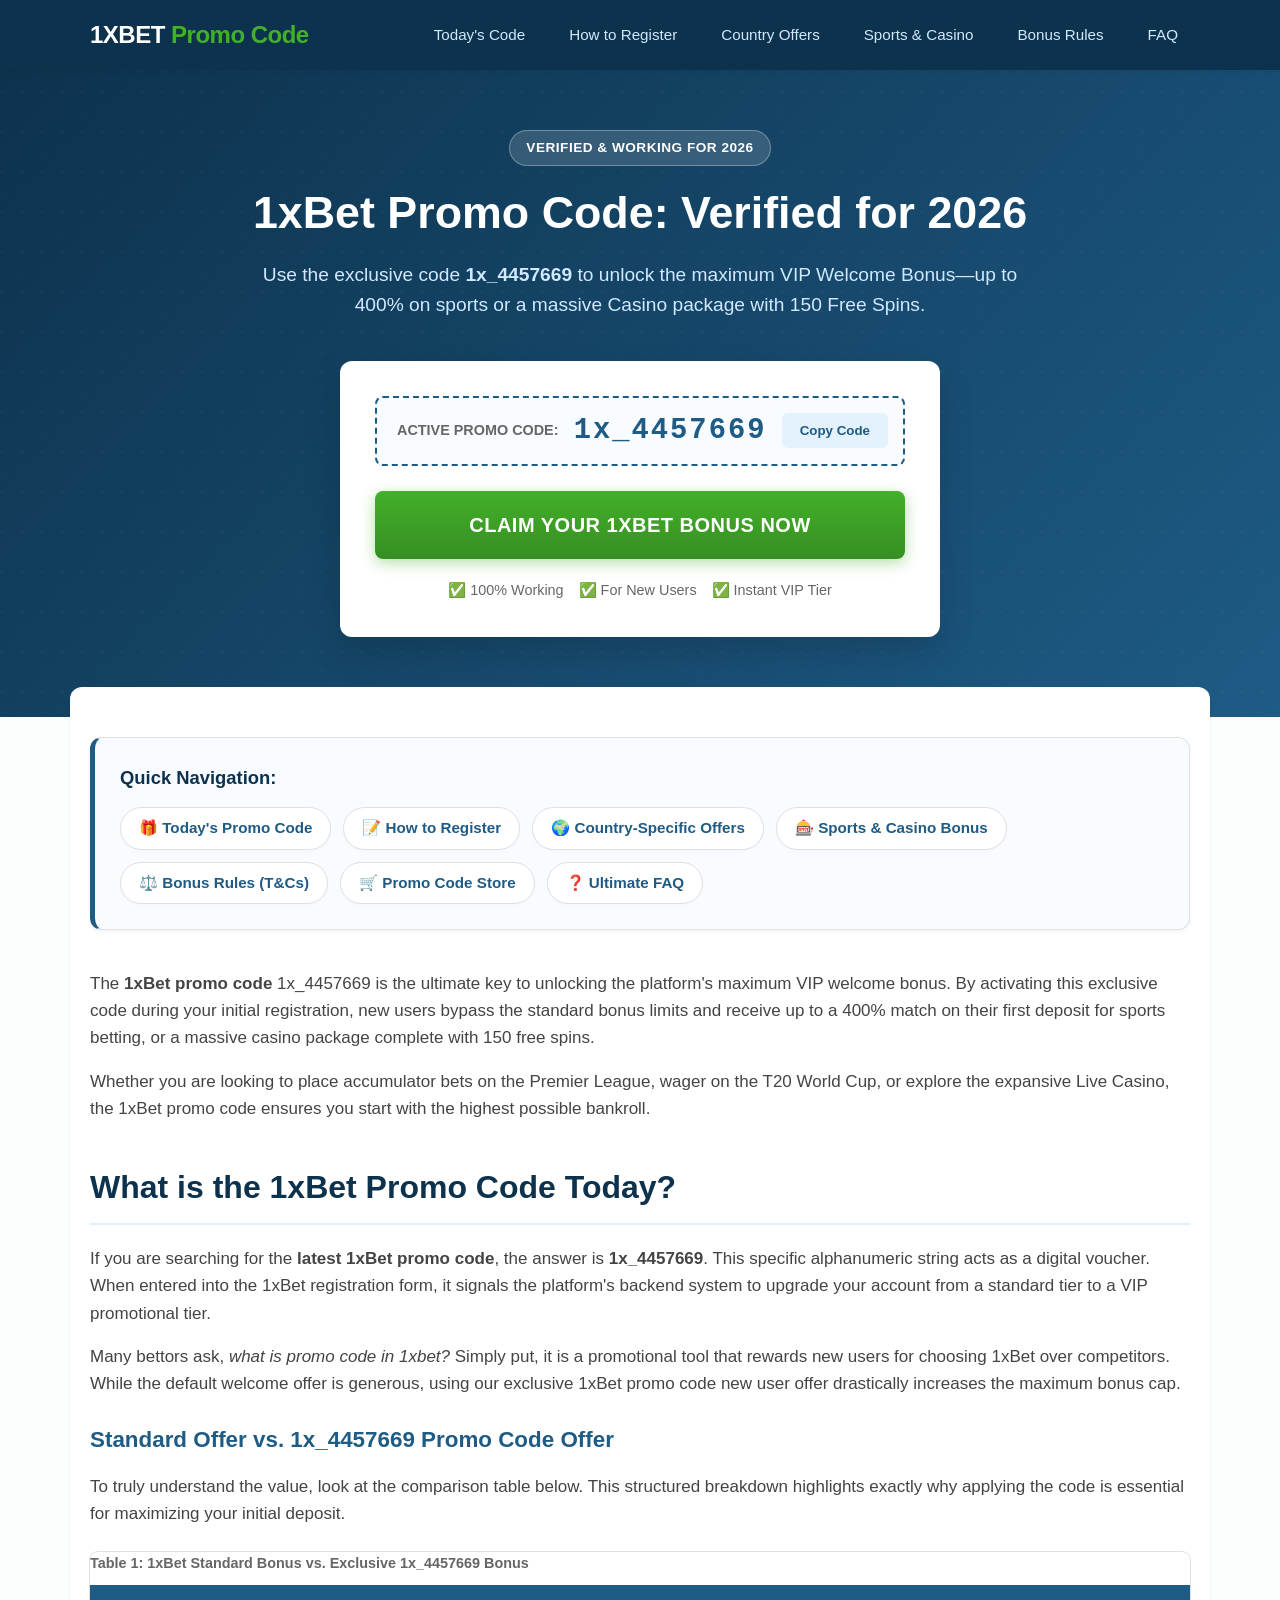
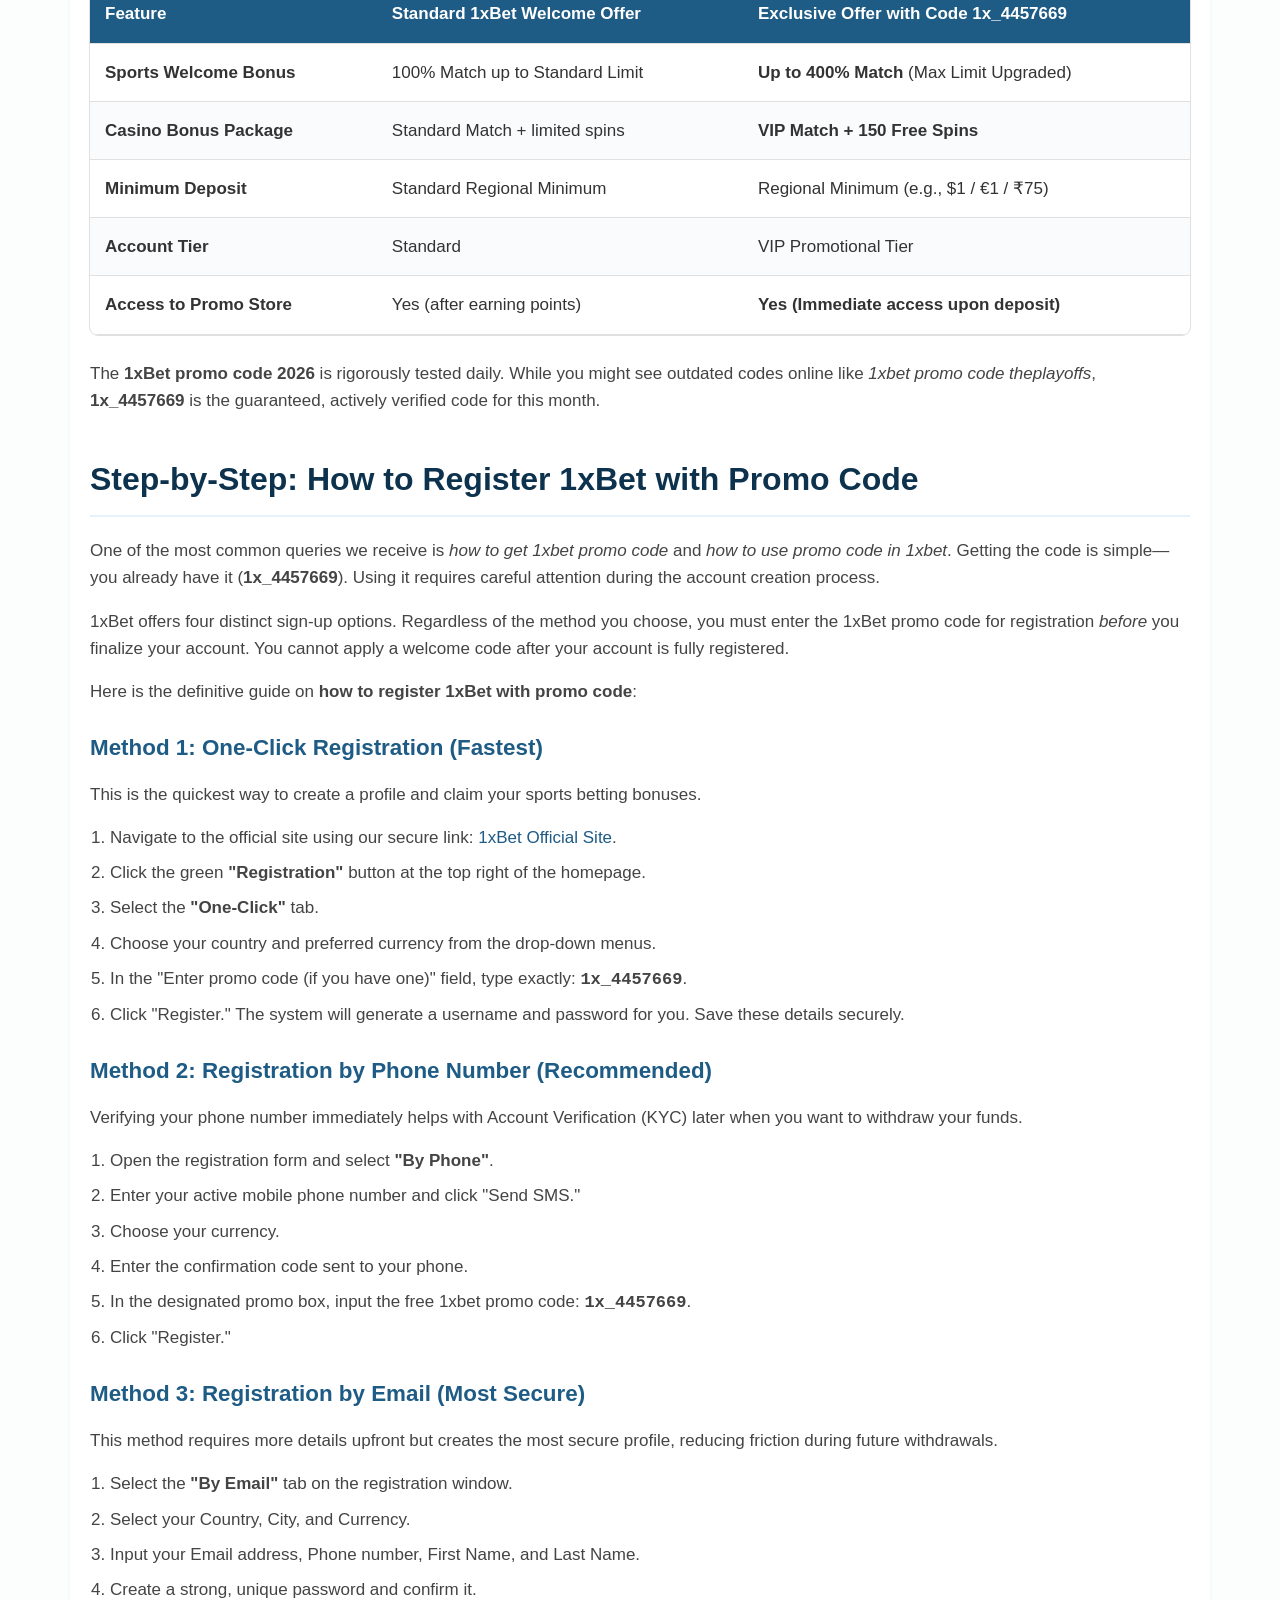
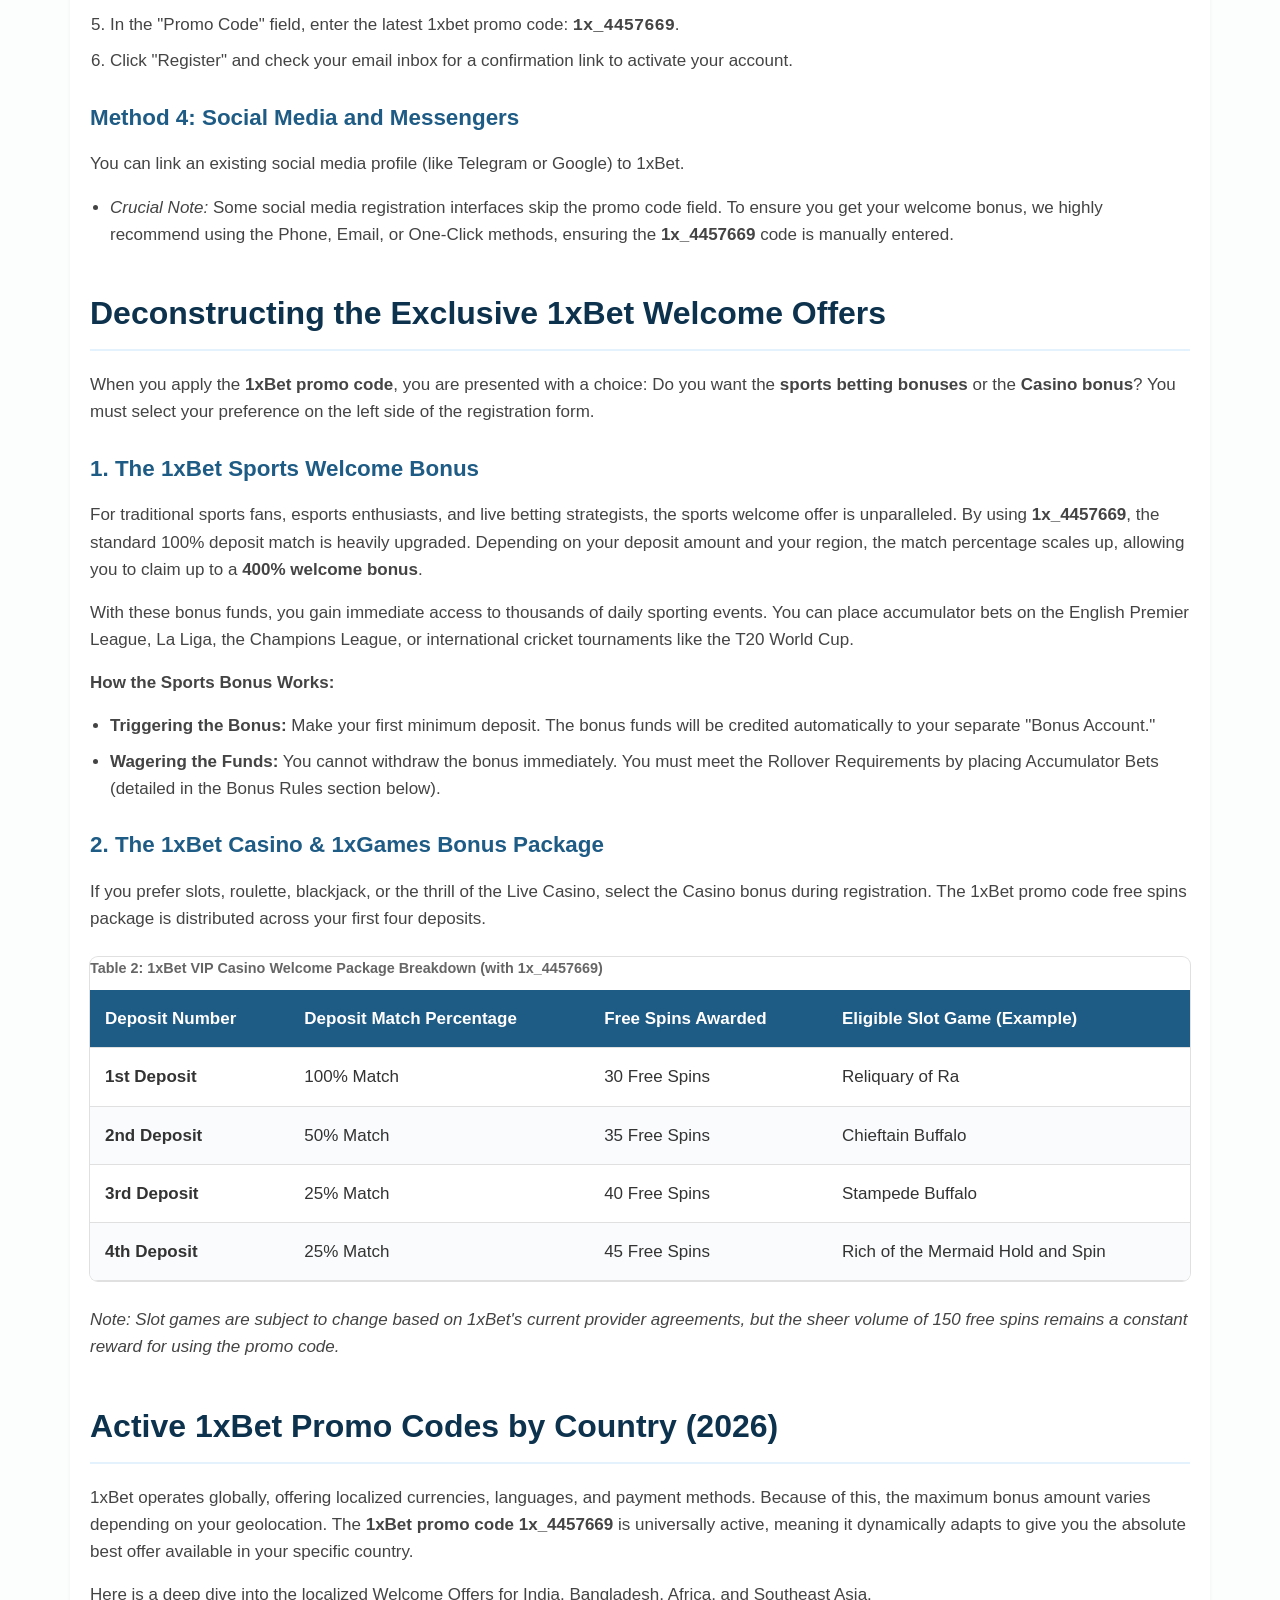
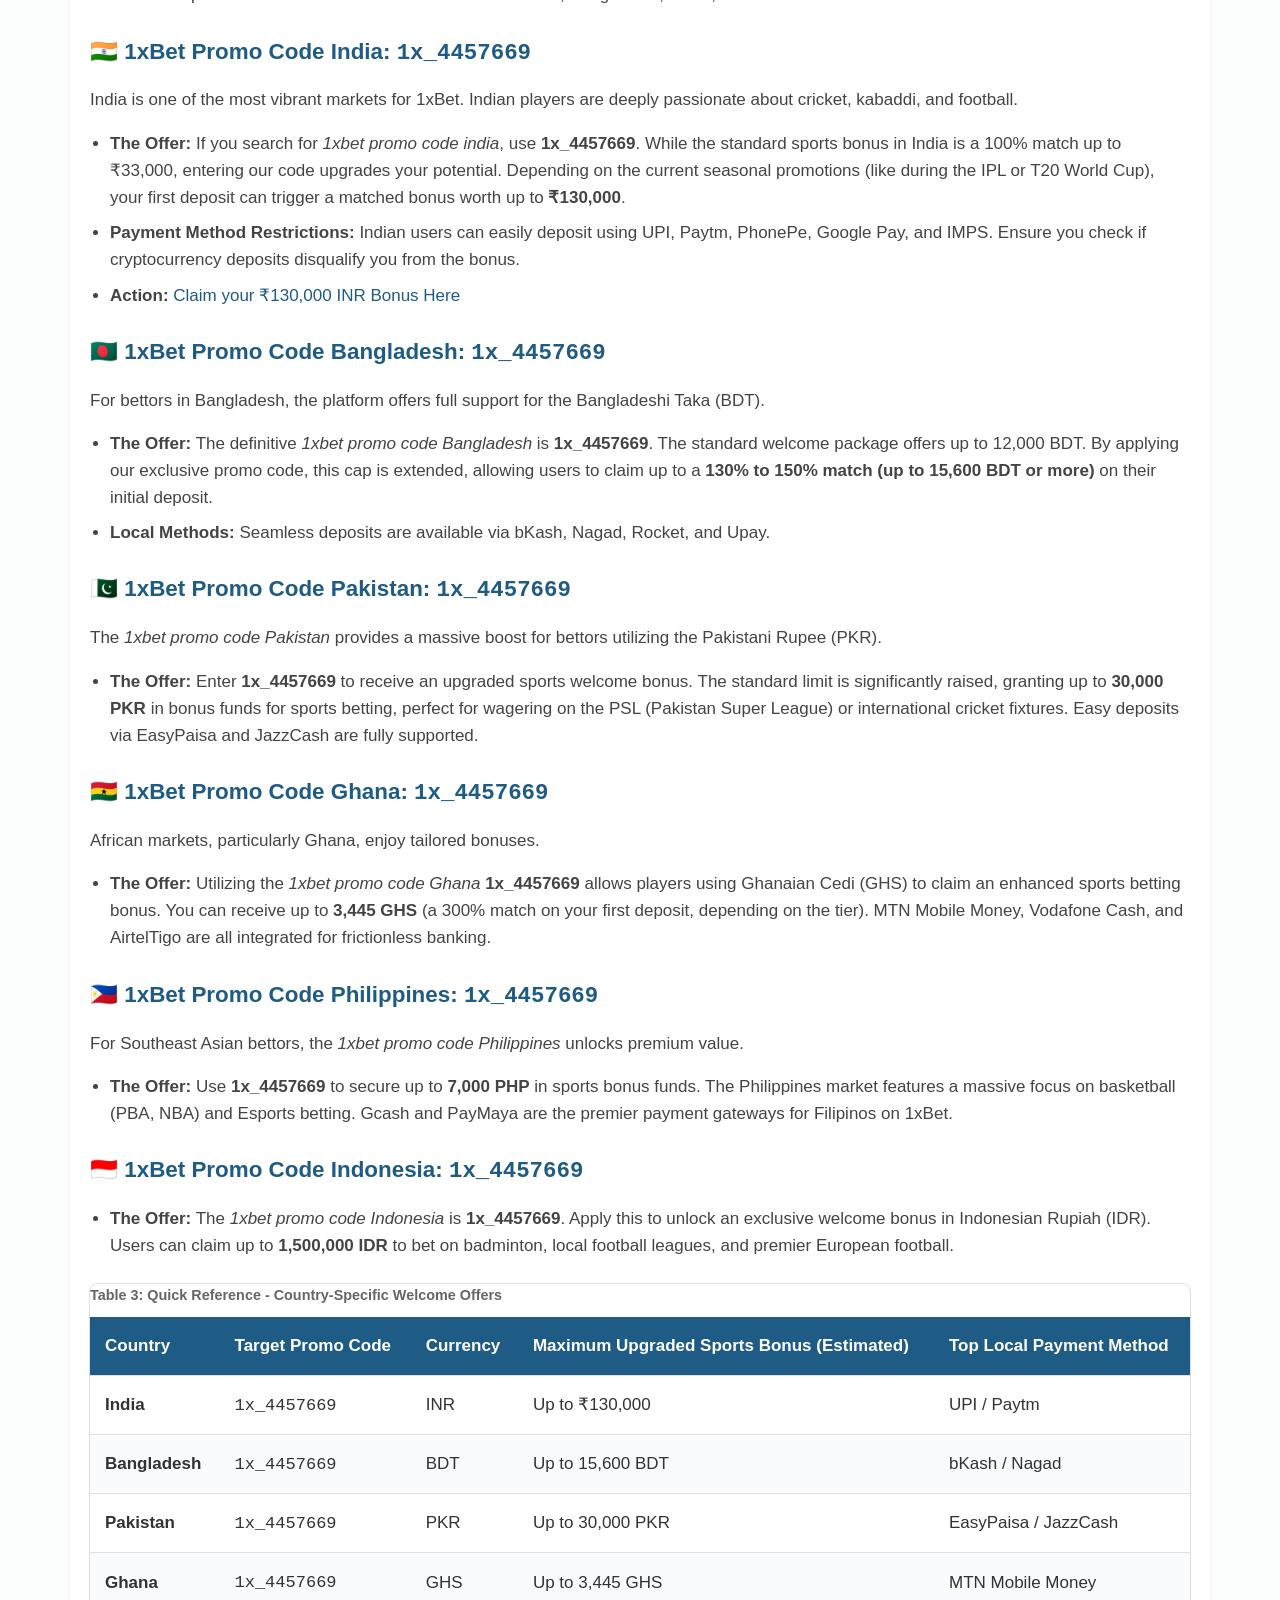
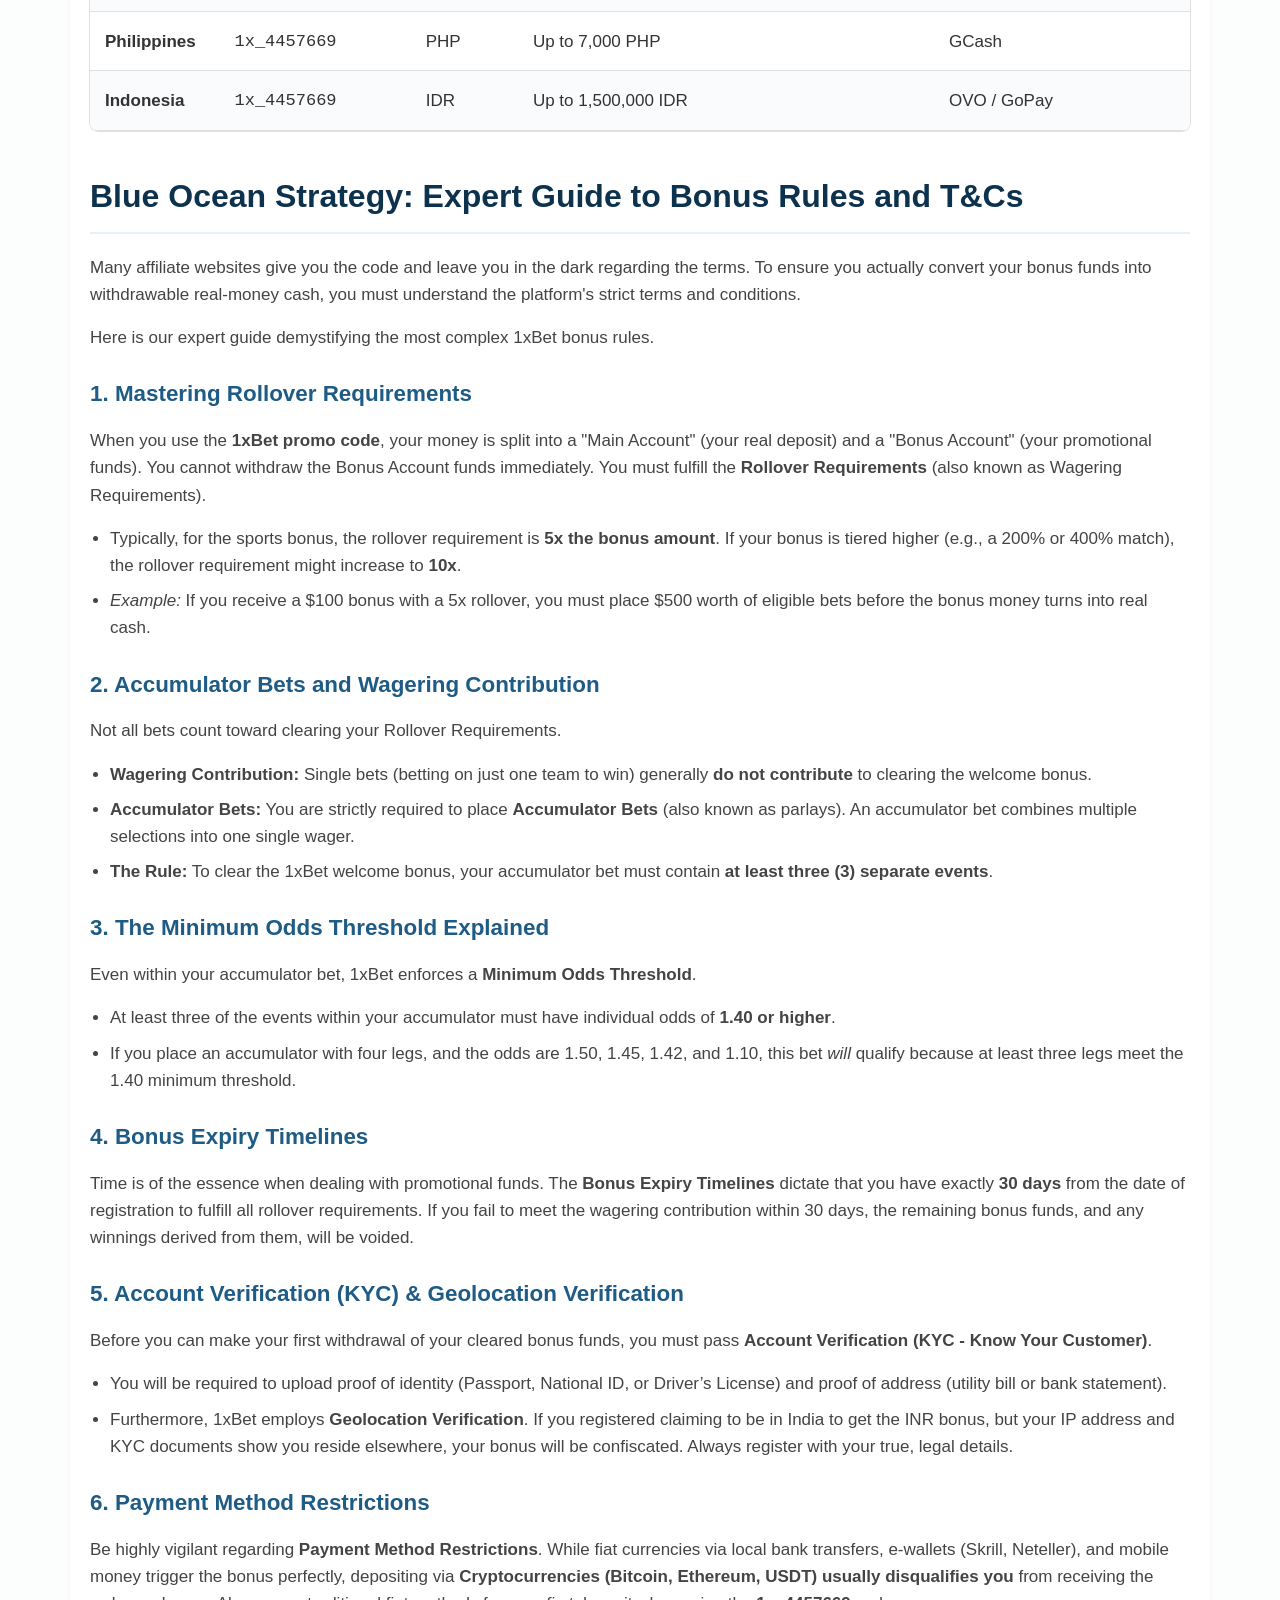
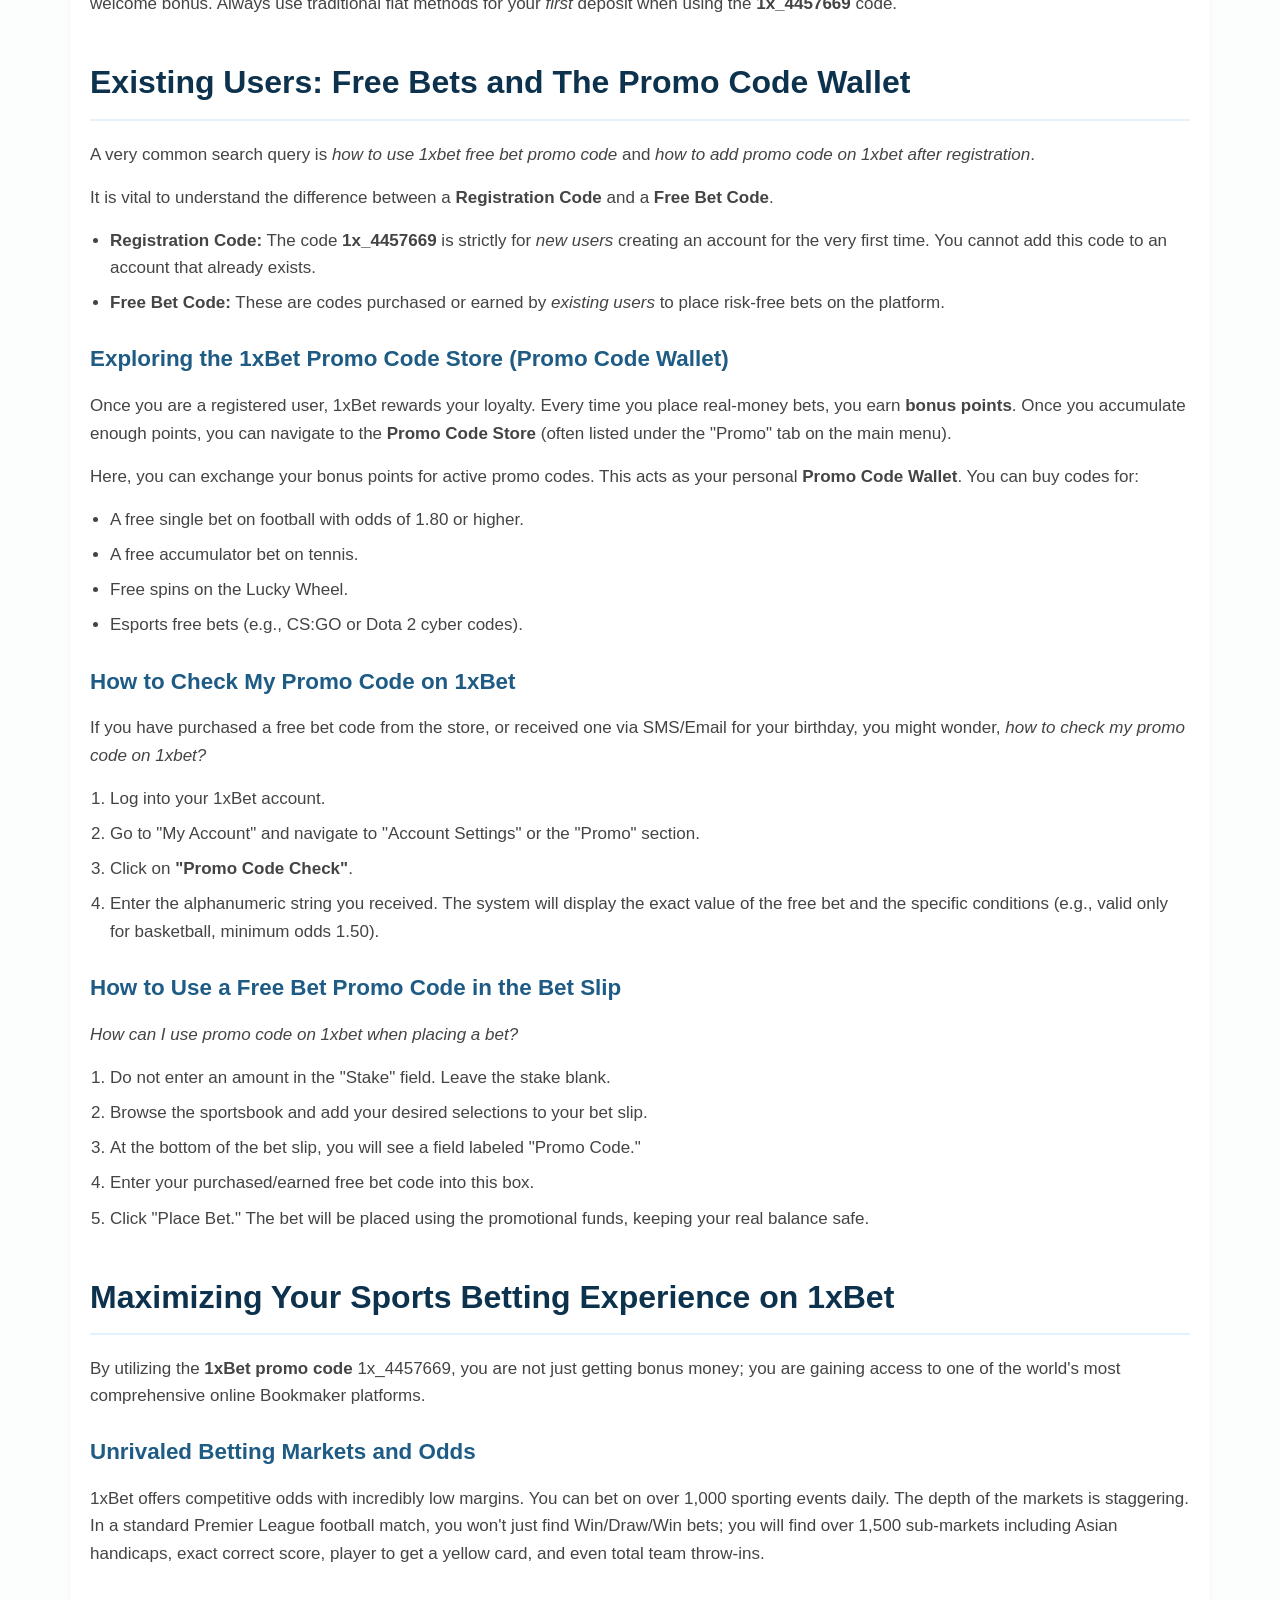
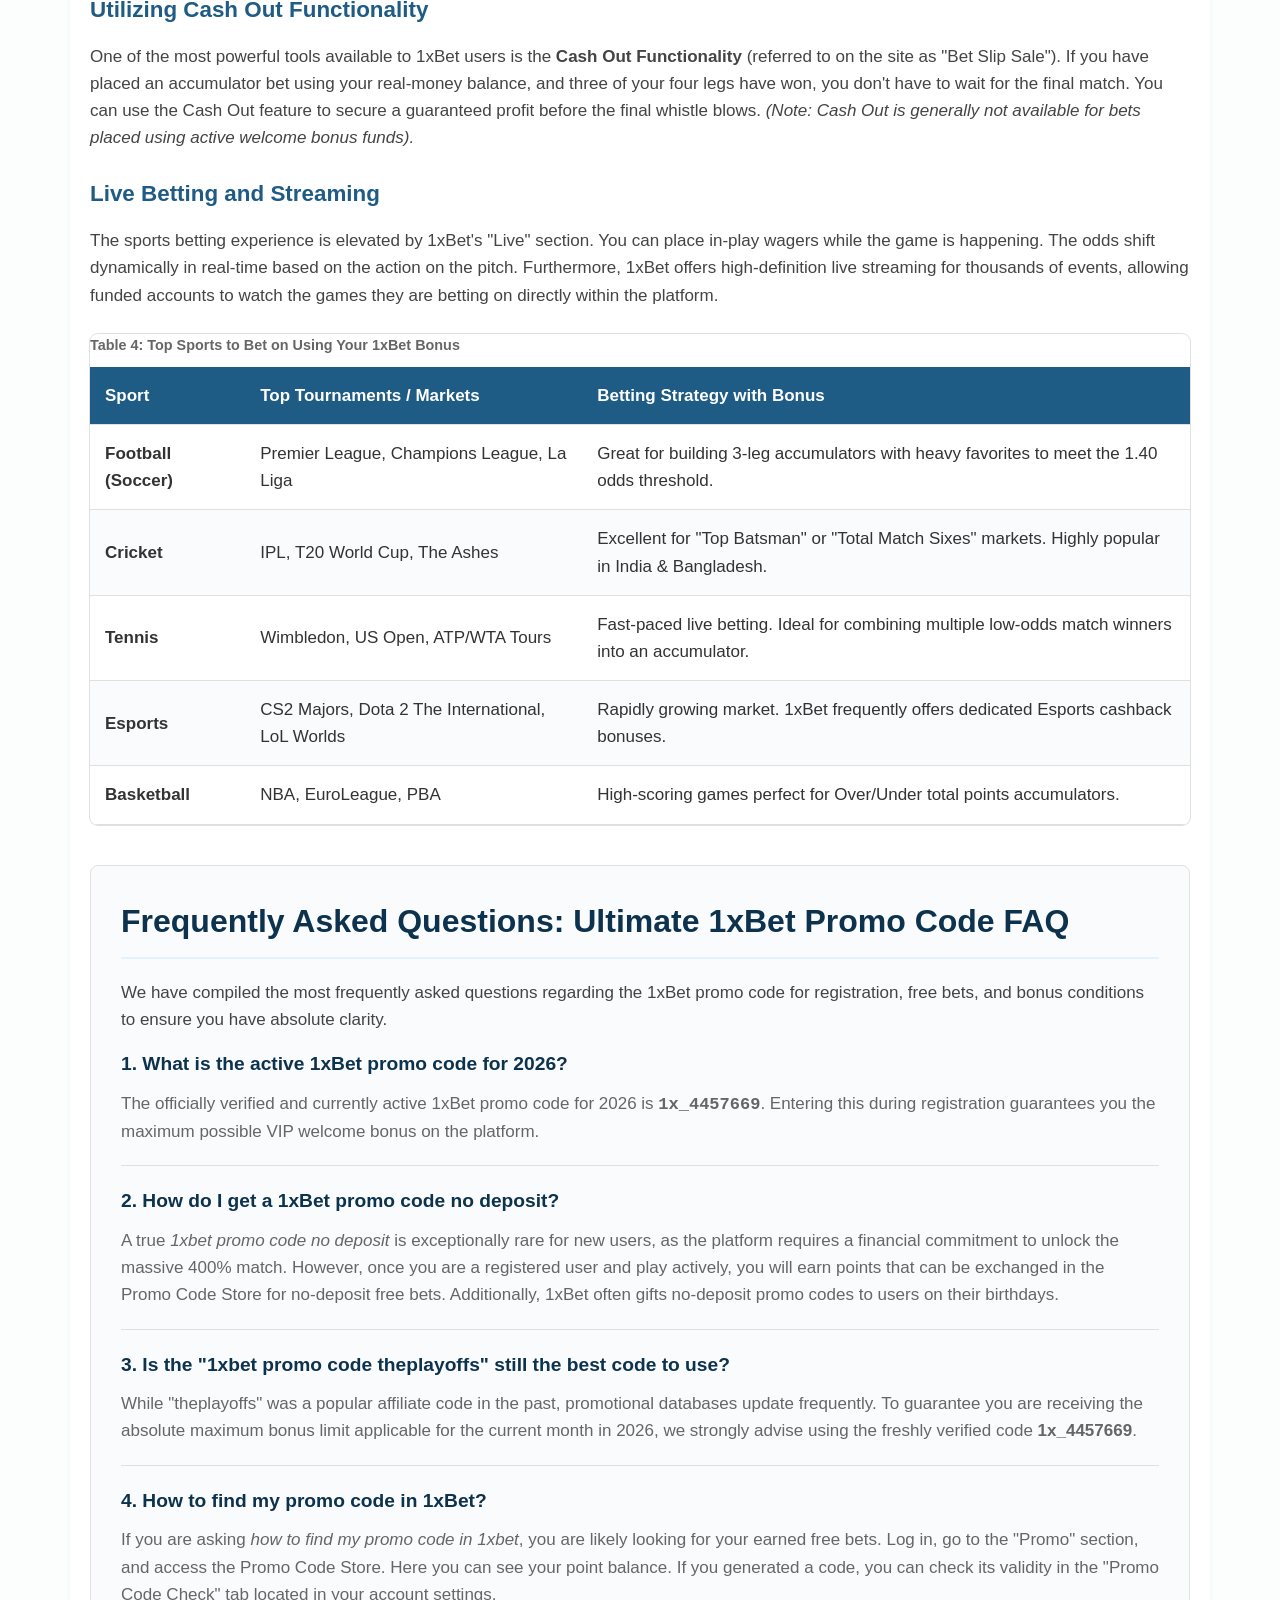
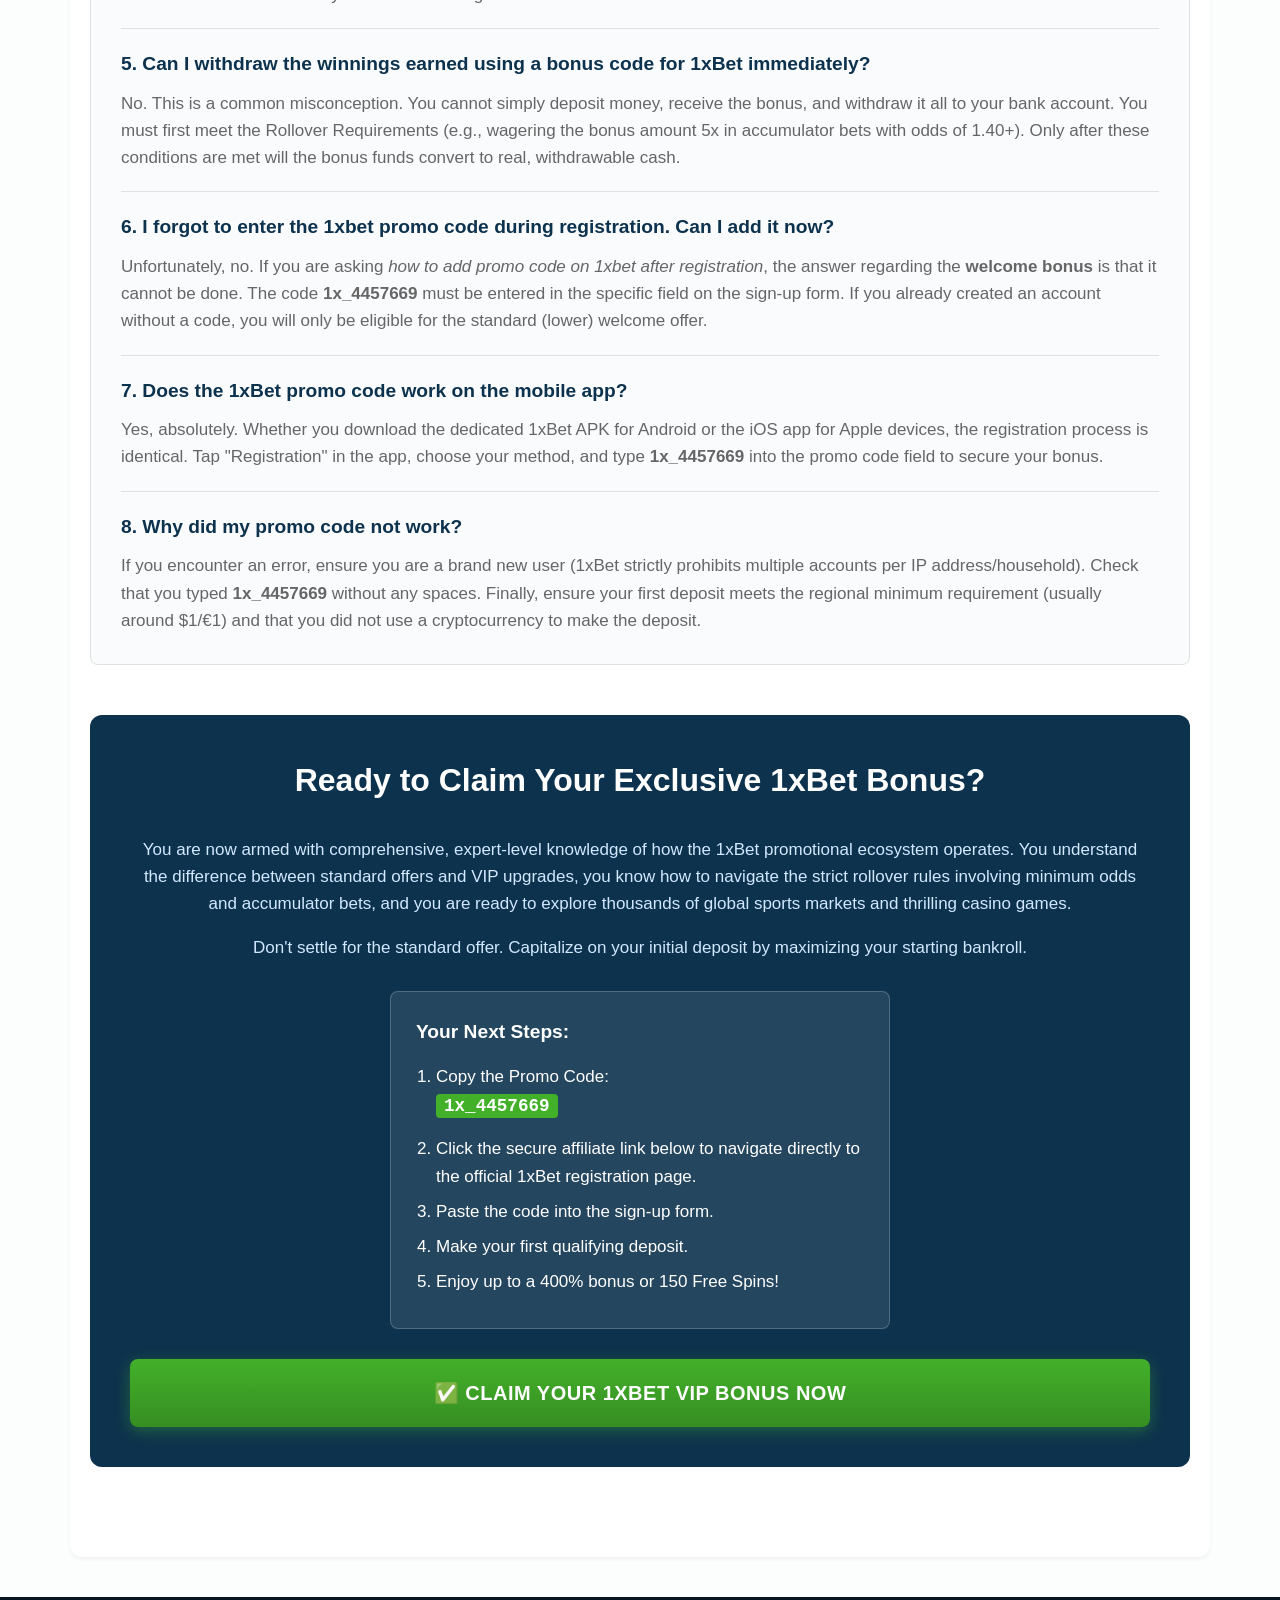
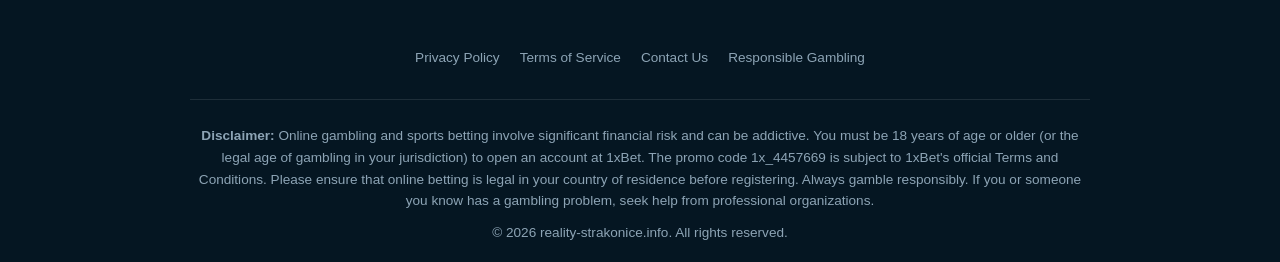
<file: index.html>
<!DOCTYPE html>
<html lang="en">
<head>
    <meta charset="UTF-8">
    <meta name="viewport" content="width=device-width, initial-scale=1.0">
    <title>1xBet Promo Code 2026: Use 1x_4457669 for Exclusive 400% Welcome Bonus</title>
    <meta name="description" content="Activate the official 1xBet promo code 1x_4457669 for a guaranteed VIP welcome bonus in 2026. Get up to a 400% match on sports betting and 150 free spins for casino. Learn how to register and claim your free bets today!">
    <meta name="google-site-verification" content="mc5DCvOmkJbYESngaTROnWC9Pz9sI9xCSWcVDNseor0" />
	<meta name="google-site-verification" content="_48tTEdZ7GFlL1GHtWiZ8_Ct3ymJTeVVuKUYAf2wRcM" />
	<link rel="canonical" href="https://reality-strakonice.info/">
    <link rel="icon" type="image/png" sizes="96x96" href="/1x-favicon.png">
    <!-- Link to external stylesheet (You will generate this in the next prompt) -->
    <link rel="stylesheet" href="style.css">
	<!-- Google tag (gtag.js) -->
<script async src="https://www.googletagmanager.com/gtag/js?id=G-K3HQ47MVGR"></script>
<script>
  window.dataLayer = window.dataLayer || [];
  function gtag(){dataLayer.push(arguments);}

  // Initialize GA4
  gtag('js', new Date());

  // Configure with your Measurement ID
  gtag('config', 'G-K3HQ47MVGR', {
    page_path: window.location.pathname,
    send_page_view: true
  });
</script>
</head>
<body>

    <!-- STICKY HEADER FOR SITELINKS SEO -->
		<header id="site-header" class="header">
			<div class="container header-container">
				<div class="logo">
					<a href="/">1XBET<span> Promo Code</span></a>
				</div>
				
				<!-- Hamburger Menu Button -->
				<button class="menu-toggle" id="mobile-menu-btn" aria-label="Toggle navigation" aria-expanded="false">
					<span class="hamburger"></span>
				</button>

				<nav id="primary-nav" class="main-nav" aria-label="Primary Navigation">
					<ul class="nav-links" id="nav-links">
						<li><a href="#todays-promo-code">Today's Code</a></li>
						<li><a href="#how-to-register">How to Register</a></li>
						<li><a href="#country-offers">Country Offers</a></li>
						<li><a href="#bonus-breakdown">Sports & Casino</a></li>
						<li><a href="#bonus-rules">Bonus Rules</a></li>
						<li><a href="#faq">FAQ</a></li>
					</ul>
				</nav>
			</div>
		</header>

    <main id="main-content">
        
        <!-- HIGH CONVERTING HERO SECTION -->
        <section id="hero" class="hero-section">
            <div class="container hero-container">
                <div class="hero-content">
                    <span class="trust-badge">Verified & Working for 2026</span>
                    <h1 class="hero-title">1xBet Promo Code: Verified for 2026</h1>
                    <p class="hero-subtitle">Use the exclusive code <strong>1x_4457669</strong> to unlock the maximum VIP Welcome Bonus—up to 400% on sports or a massive Casino package with 150 Free Spins.</p>
                    
                    <div class="conversion-box">
                        <div class="promo-code-display">
                            <span class="code-label">Active Promo Code:</span>
                            <strong id="promoCode" class="the-code">1x_4457669</strong>
                            <button id="copyBtn" class="copy-btn" aria-label="Copy promo code to clipboard">Copy Code</button>
                        </div>
                        
                        <a href="https://refpa14435.com/L?tag=d_5352384m_1599c_&site=5352384&ad=1599" target="_blank" rel="sponsored nofollow noopener" class="primary-cta">
                            Claim Your 1xBet Bonus Now
                        </a>
                        
                        <div class="trust-signals">
                            <span>✅ 100% Working</span>
                            <span>✅ For New Users</span>
                            <span>✅ Instant VIP Tier</span>
                        </div>
                    </div>
                </div>
            </div>
        </section>

        <!-- MAIN ARTICLE WRAPPER (FULL 4000+ WORD CONTENT) -->
        <article class="main-article container">
            
            <div class="quick-nav-box">
			<strong class="quick-nav-title">Quick Navigation:</strong>
			<div class="quick-nav-links">
				<a href="#todays-promo-code">🎁 Today's Promo Code</a>
				<a href="#how-to-register">📝 How to Register</a>
				<a href="#country-offers">🌍 Country-Specific Offers</a>
				<a href="#bonus-breakdown">🎰 Sports & Casino Bonus</a>
				<a href="#bonus-rules">⚖️ Bonus Rules (T&Cs)</a>
				<a href="#promo-store">🛒 Promo Code Store</a>
				<a href="#faq">❓ Ultimate FAQ</a>
			</div>
		</div>

            <section class="content-section">
                <p>The <strong>1xBet promo code</strong> 1x_4457669 is the ultimate key to unlocking the platform's maximum VIP welcome bonus. By activating this exclusive code during your initial registration, new users bypass the standard bonus limits and receive up to a 400% match on their first deposit for sports betting, or a massive casino package complete with 150 free spins.</p>
                <p>Whether you are looking to place accumulator bets on the Premier League, wager on the T20 World Cup, or explore the expansive Live Casino, the 1xBet promo code ensures you start with the highest possible bankroll.</p>
            </section>

            <section id="todays-promo-code" class="content-section">
                <h2>What is the 1xBet Promo Code Today?</h2>
                <p>If you are searching for the <strong>latest 1xBet promo code</strong>, the answer is <strong>1x_4457669</strong>. This specific alphanumeric string acts as a digital voucher. When entered into the 1xBet registration form, it signals the platform's backend system to upgrade your account from a standard tier to a VIP promotional tier.</p>
                <p>Many bettors ask, <em>what is promo code in 1xbet?</em> Simply put, it is a promotional tool that rewards new users for choosing 1xBet over competitors. While the default welcome offer is generous, using our exclusive 1xBet promo code new user offer drastically increases the maximum bonus cap.</p>

                <h3>Standard Offer vs. 1x_4457669 Promo Code Offer</h3>
                <p>To truly understand the value, look at the comparison table below. This structured breakdown highlights exactly why applying the code is essential for maximizing your initial deposit.</p>

                <div class="table-responsive">
                    <table class="seo-table">
                        <caption>Table 1: 1xBet Standard Bonus vs. Exclusive 1x_4457669 Bonus</caption>
                        <thead>
                            <tr>
                                <th scope="col">Feature</th>
                                <th scope="col">Standard 1xBet Welcome Offer</th>
                                <th scope="col">Exclusive Offer with Code <strong>1x_4457669</strong></th>
                            </tr>
                        </thead>
                        <tbody>
                            <tr>
                                <td><strong>Sports Welcome Bonus</strong></td>
                                <td>100% Match up to Standard Limit</td>
                                <td><strong>Up to 400% Match</strong> (Max Limit Upgraded)</td>
                            </tr>
                            <tr>
                                <td><strong>Casino Bonus Package</strong></td>
                                <td>Standard Match + limited spins</td>
                                <td><strong>VIP Match + 150 Free Spins</strong></td>
                            </tr>
                            <tr>
                                <td><strong>Minimum Deposit</strong></td>
                                <td>Standard Regional Minimum</td>
                                <td>Regional Minimum (e.g., $1 / €1 / ₹75)</td>
                            </tr>
                            <tr>
                                <td><strong>Account Tier</strong></td>
                                <td>Standard</td>
                                <td>VIP Promotional Tier</td>
                            </tr>
                            <tr>
                                <td><strong>Access to Promo Store</strong></td>
                                <td>Yes (after earning points)</td>
                                <td><strong>Yes (Immediate access upon deposit)</strong></td>
                            </tr>
                        </tbody>
                    </table>
                </div>

                <p>The <strong>1xBet promo code 2026</strong> is rigorously tested daily. While you might see outdated codes online like <em>1xbet promo code theplayoffs</em>, <strong>1x_4457669</strong> is the guaranteed, actively verified code for this month.</p>
            </section>

            <section id="how-to-register" class="content-section">
                <h2>Step-by-Step: How to Register 1xBet with Promo Code</h2>
                <p>One of the most common queries we receive is <em>how to get 1xbet promo code</em> and <em>how to use promo code in 1xbet</em>. Getting the code is simple—you already have it (<strong>1x_4457669</strong>). Using it requires careful attention during the account creation process.</p>
                <p>1xBet offers four distinct sign-up options. Regardless of the method you choose, you must enter the 1xBet promo code for registration <em>before</em> you finalize your account. You cannot apply a welcome code after your account is fully registered.</p>
                <p>Here is the definitive guide on <strong>how to register 1xBet with promo code</strong>:</p>

                <h3>Method 1: One-Click Registration (Fastest)</h3>
                <p>This is the quickest way to create a profile and claim your sports betting bonuses.</p>
                <ol class="step-list">
                    <li>Navigate to the official site using our secure link: <a href="https://refpa14435.com/L?tag=d_5352384m_1599c_&site=5352384&ad=1599" target="_blank" rel="sponsored nofollow noopener">1xBet Official Site</a>.</li>
                    <li>Click the green <strong>"Registration"</strong> button at the top right of the homepage.</li>
                    <li>Select the <strong>"One-Click"</strong> tab.</li>
                    <li>Choose your country and preferred currency from the drop-down menus.</li>
                    <li>In the "Enter promo code (if you have one)" field, type exactly: <strong><code>1x_4457669</code></strong>.</li>
                    <li>Click "Register." The system will generate a username and password for you. Save these details securely.</li>
                </ol>

                <h3>Method 2: Registration by Phone Number (Recommended)</h3>
                <p>Verifying your phone number immediately helps with Account Verification (KYC) later when you want to withdraw your funds.</p>
                <ol class="step-list">
                    <li>Open the registration form and select <strong>"By Phone"</strong>.</li>
                    <li>Enter your active mobile phone number and click "Send SMS."</li>
                    <li>Choose your currency.</li>
                    <li>Enter the confirmation code sent to your phone.</li>
                    <li>In the designated promo box, input the free 1xbet promo code: <strong><code>1x_4457669</code></strong>.</li>
                    <li>Click "Register."</li>
                </ol>

                <h3>Method 3: Registration by Email (Most Secure)</h3>
                <p>This method requires more details upfront but creates the most secure profile, reducing friction during future withdrawals.</p>
                <ol class="step-list">
                    <li>Select the <strong>"By Email"</strong> tab on the registration window.</li>
                    <li>Select your Country, City, and Currency.</li>
                    <li>Input your Email address, Phone number, First Name, and Last Name.</li>
                    <li>Create a strong, unique password and confirm it.</li>
                    <li>In the "Promo Code" field, enter the latest 1xbet promo code: <strong><code>1x_4457669</code></strong>.</li>
                    <li>Click "Register" and check your email inbox for a confirmation link to activate your account.</li>
                </ol>

                <h3>Method 4: Social Media and Messengers</h3>
                <p>You can link an existing social media profile (like Telegram or Google) to 1xBet.</p>
                <ul>
                    <li><em>Crucial Note:</em> Some social media registration interfaces skip the promo code field. To ensure you get your welcome bonus, we highly recommend using the Phone, Email, or One-Click methods, ensuring the <strong>1x_4457669</strong> code is manually entered.</li>
                </ul>
            </section>

            <section id="bonus-breakdown" class="content-section">
                <h2>Deconstructing the Exclusive 1xBet Welcome Offers</h2>
                <p>When you apply the <strong>1xBet promo code</strong>, you are presented with a choice: Do you want the <strong>sports betting bonuses</strong> or the <strong>Casino bonus</strong>? You must select your preference on the left side of the registration form.</p>

                <h3>1. The 1xBet Sports Welcome Bonus</h3>
                <p>For traditional sports fans, esports enthusiasts, and live betting strategists, the sports welcome offer is unparalleled. By using <strong>1x_4457669</strong>, the standard 100% deposit match is heavily upgraded. Depending on your deposit amount and your region, the match percentage scales up, allowing you to claim up to a <strong>400% welcome bonus</strong>.</p>
                <p>With these bonus funds, you gain immediate access to thousands of daily sporting events. You can place accumulator bets on the English Premier League, La Liga, the Champions League, or international cricket tournaments like the T20 World Cup.</p>
                
                <p><strong>How the Sports Bonus Works:</strong></p>
                <ul>
                    <li><strong>Triggering the Bonus:</strong> Make your first minimum deposit. The bonus funds will be credited automatically to your separate "Bonus Account."</li>
                    <li><strong>Wagering the Funds:</strong> You cannot withdraw the bonus immediately. You must meet the Rollover Requirements by placing Accumulator Bets (detailed in the Bonus Rules section below).</li>
                </ul>

                <h3>2. The 1xBet Casino & 1xGames Bonus Package</h3>
                <p>If you prefer slots, roulette, blackjack, or the thrill of the Live Casino, select the Casino bonus during registration. The 1xBet promo code free spins package is distributed across your first four deposits.</p>

                <div class="table-responsive">
                    <table class="seo-table">
                        <caption>Table 2: 1xBet VIP Casino Welcome Package Breakdown (with 1x_4457669)</caption>
                        <thead>
                            <tr>
                                <th scope="col">Deposit Number</th>
                                <th scope="col">Deposit Match Percentage</th>
                                <th scope="col">Free Spins Awarded</th>
                                <th scope="col">Eligible Slot Game (Example)</th>
                            </tr>
                        </thead>
                        <tbody>
                            <tr>
                                <td><strong>1st Deposit</strong></td>
                                <td>100% Match</td>
                                <td>30 Free Spins</td>
                                <td>Reliquary of Ra</td>
                            </tr>
                            <tr>
                                <td><strong>2nd Deposit</strong></td>
                                <td>50% Match</td>
                                <td>35 Free Spins</td>
                                <td>Chieftain Buffalo</td>
                            </tr>
                            <tr>
                                <td><strong>3rd Deposit</strong></td>
                                <td>25% Match</td>
                                <td>40 Free Spins</td>
                                <td>Stampede Buffalo</td>
                            </tr>
                            <tr>
                                <td><strong>4th Deposit</strong></td>
                                <td>25% Match</td>
                                <td>45 Free Spins</td>
                                <td>Rich of the Mermaid Hold and Spin</td>
                            </tr>
                        </tbody>
                    </table>
                </div>
                <p><em>Note: Slot games are subject to change based on 1xBet's current provider agreements, but the sheer volume of 150 free spins remains a constant reward for using the promo code.</em></p>
            </section>

            <section id="country-offers" class="content-section">
                <h2>Active 1xBet Promo Codes by Country (2026)</h2>
                <p>1xBet operates globally, offering localized currencies, languages, and payment methods. Because of this, the maximum bonus amount varies depending on your geolocation. The <strong>1xBet promo code</strong> <strong>1x_4457669</strong> is universally active, meaning it dynamically adapts to give you the absolute best offer available in your specific country.</p>
                <p>Here is a deep dive into the localized Welcome Offers for India, Bangladesh, Africa, and Southeast Asia.</p>

                <h3>🇮🇳 1xBet Promo Code India: <code>1x_4457669</code></h3>
                <p>India is one of the most vibrant markets for 1xBet. Indian players are deeply passionate about cricket, kabaddi, and football.</p>
                <ul>
                    <li><strong>The Offer:</strong> If you search for <em>1xbet promo code india</em>, use <strong>1x_4457669</strong>. While the standard sports bonus in India is a 100% match up to ₹33,000, entering our code upgrades your potential. Depending on the current seasonal promotions (like during the IPL or T20 World Cup), your first deposit can trigger a matched bonus worth up to <strong>₹130,000</strong>.</li>
                    <li><strong>Payment Method Restrictions:</strong> Indian users can easily deposit using UPI, Paytm, PhonePe, Google Pay, and IMPS. Ensure you check if cryptocurrency deposits disqualify you from the bonus.</li>
                    <li><strong>Action:</strong> <a href="https://refpa14435.com/L?tag=d_5352384m_1599c_&site=5352384&ad=1599" target="_blank" rel="sponsored nofollow noopener">Claim your ₹130,000 INR Bonus Here</a></li>
                </ul>

                <h3>🇧🇩 1xBet Promo Code Bangladesh: <code>1x_4457669</code></h3>
                <p>For bettors in Bangladesh, the platform offers full support for the Bangladeshi Taka (BDT).</p>
                <ul>
                    <li><strong>The Offer:</strong> The definitive <em>1xbet promo code Bangladesh</em> is <strong>1x_4457669</strong>. The standard welcome package offers up to 12,000 BDT. By applying our exclusive promo code, this cap is extended, allowing users to claim up to a <strong>130% to 150% match (up to 15,600 BDT or more)</strong> on their initial deposit.</li>
                    <li><strong>Local Methods:</strong> Seamless deposits are available via bKash, Nagad, Rocket, and Upay.</li>
                </ul>

                <h3>🇵🇰 1xBet Promo Code Pakistan: <code>1x_4457669</code></h3>
                <p>The <em>1xbet promo code Pakistan</em> provides a massive boost for bettors utilizing the Pakistani Rupee (PKR).</p>
                <ul>
                    <li><strong>The Offer:</strong> Enter <strong>1x_4457669</strong> to receive an upgraded sports welcome bonus. The standard limit is significantly raised, granting up to <strong>30,000 PKR</strong> in bonus funds for sports betting, perfect for wagering on the PSL (Pakistan Super League) or international cricket fixtures. Easy deposits via EasyPaisa and JazzCash are fully supported.</li>
                </ul>

                <h3>🇬🇭 1xBet Promo Code Ghana: <code>1x_4457669</code></h3>
                <p>African markets, particularly Ghana, enjoy tailored bonuses.</p>
                <ul>
                    <li><strong>The Offer:</strong> Utilizing the <em>1xbet promo code Ghana</em> <strong>1x_4457669</strong> allows players using Ghanaian Cedi (GHS) to claim an enhanced sports betting bonus. You can receive up to <strong>3,445 GHS</strong> (a 300% match on your first deposit, depending on the tier). MTN Mobile Money, Vodafone Cash, and AirtelTigo are all integrated for frictionless banking.</li>
                </ul>

                <h3>🇵🇭 1xBet Promo Code Philippines: <code>1x_4457669</code></h3>
                <p>For Southeast Asian bettors, the <em>1xbet promo code Philippines</em> unlocks premium value.</p>
                <ul>
                    <li><strong>The Offer:</strong> Use <strong>1x_4457669</strong> to secure up to <strong>7,000 PHP</strong> in sports bonus funds. The Philippines market features a massive focus on basketball (PBA, NBA) and Esports betting. Gcash and PayMaya are the premier payment gateways for Filipinos on 1xBet.</li>
                </ul>

                <h3>🇮🇩 1xBet Promo Code Indonesia: <code>1x_4457669</code></h3>
                <ul>
                    <li><strong>The Offer:</strong> The <em>1xbet promo code Indonesia</em> is <strong>1x_4457669</strong>. Apply this to unlock an exclusive welcome bonus in Indonesian Rupiah (IDR). Users can claim up to <strong>1,500,000 IDR</strong> to bet on badminton, local football leagues, and premier European football.</li>
                </ul>

                <div class="table-responsive">
                    <table class="seo-table">
                        <caption>Table 3: Quick Reference - Country-Specific Welcome Offers</caption>
                        <thead>
                            <tr>
                                <th scope="col">Country</th>
                                <th scope="col">Target Promo Code</th>
                                <th scope="col">Currency</th>
                                <th scope="col">Maximum Upgraded Sports Bonus (Estimated)</th>
                                <th scope="col">Top Local Payment Method</th>
                            </tr>
                        </thead>
                        <tbody>
                            <tr>
                                <td><strong>India</strong></td>
                                <td><code>1x_4457669</code></td>
                                <td>INR</td>
                                <td>Up to ₹130,000</td>
                                <td>UPI / Paytm</td>
                            </tr>
                            <tr>
                                <td><strong>Bangladesh</strong></td>
                                <td><code>1x_4457669</code></td>
                                <td>BDT</td>
                                <td>Up to 15,600 BDT</td>
                                <td>bKash / Nagad</td>
                            </tr>
                            <tr>
                                <td><strong>Pakistan</strong></td>
                                <td><code>1x_4457669</code></td>
                                <td>PKR</td>
                                <td>Up to 30,000 PKR</td>
                                <td>EasyPaisa / JazzCash</td>
                            </tr>
                            <tr>
                                <td><strong>Ghana</strong></td>
                                <td><code>1x_4457669</code></td>
                                <td>GHS</td>
                                <td>Up to 3,445 GHS</td>
                                <td>MTN Mobile Money</td>
                            </tr>
                            <tr>
                                <td><strong>Philippines</strong></td>
                                <td><code>1x_4457669</code></td>
                                <td>PHP</td>
                                <td>Up to 7,000 PHP</td>
                                <td>GCash</td>
                            </tr>
                            <tr>
                                <td><strong>Indonesia</strong></td>
                                <td><code>1x_4457669</code></td>
                                <td>IDR</td>
                                <td>Up to 1,500,000 IDR</td>
                                <td>OVO / GoPay</td>
                            </tr>
                        </tbody>
                    </table>
                </div>
            </section>

            <section id="bonus-rules" class="content-section">
                <h2>Blue Ocean Strategy: Expert Guide to Bonus Rules and T&Cs</h2>
                <p>Many affiliate websites give you the code and leave you in the dark regarding the terms. To ensure you actually convert your bonus funds into withdrawable real-money cash, you must understand the platform's strict terms and conditions.</p>
                <p>Here is our expert guide demystifying the most complex 1xBet bonus rules.</p>

                <h3>1. Mastering Rollover Requirements</h3>
                <p>When you use the <strong>1xBet promo code</strong>, your money is split into a "Main Account" (your real deposit) and a "Bonus Account" (your promotional funds). You cannot withdraw the Bonus Account funds immediately. You must fulfill the <strong>Rollover Requirements</strong> (also known as Wagering Requirements).</p>
                <ul>
                    <li>Typically, for the sports bonus, the rollover requirement is <strong>5x the bonus amount</strong>. If your bonus is tiered higher (e.g., a 200% or 400% match), the rollover requirement might increase to <strong>10x</strong>.</li>
                    <li><em>Example:</em> If you receive a $100 bonus with a 5x rollover, you must place $500 worth of eligible bets before the bonus money turns into real cash.</li>
                </ul>

                <h3>2. Accumulator Bets and Wagering Contribution</h3>
                <p>Not all bets count toward clearing your Rollover Requirements.</p>
                <ul>
                    <li><strong>Wagering Contribution:</strong> Single bets (betting on just one team to win) generally <strong>do not contribute</strong> to clearing the welcome bonus.</li>
                    <li><strong>Accumulator Bets:</strong> You are strictly required to place <strong>Accumulator Bets</strong> (also known as parlays). An accumulator bet combines multiple selections into one single wager.</li>
                    <li><strong>The Rule:</strong> To clear the 1xBet welcome bonus, your accumulator bet must contain <strong>at least three (3) separate events</strong>.</li>
                </ul>

                <h3>3. The Minimum Odds Threshold Explained</h3>
                <p>Even within your accumulator bet, 1xBet enforces a <strong>Minimum Odds Threshold</strong>.</p>
                <ul>
                    <li>At least three of the events within your accumulator must have individual odds of <strong>1.40 or higher</strong>.</li>
                    <li>If you place an accumulator with four legs, and the odds are 1.50, 1.45, 1.42, and 1.10, this bet <em>will</em> qualify because at least three legs meet the 1.40 minimum threshold.</li>
                </ul>

                <h3>4. Bonus Expiry Timelines</h3>
                <p>Time is of the essence when dealing with promotional funds. The <strong>Bonus Expiry Timelines</strong> dictate that you have exactly <strong>30 days</strong> from the date of registration to fulfill all rollover requirements. If you fail to meet the wagering contribution within 30 days, the remaining bonus funds, and any winnings derived from them, will be voided.</p>

                <h3>5. Account Verification (KYC) & Geolocation Verification</h3>
                <p>Before you can make your first withdrawal of your cleared bonus funds, you must pass <strong>Account Verification (KYC - Know Your Customer)</strong>.</p>
                <ul>
                    <li>You will be required to upload proof of identity (Passport, National ID, or Driver’s License) and proof of address (utility bill or bank statement).</li>
                    <li>Furthermore, 1xBet employs <strong>Geolocation Verification</strong>. If you registered claiming to be in India to get the INR bonus, but your IP address and KYC documents show you reside elsewhere, your bonus will be confiscated. Always register with your true, legal details.</li>
                </ul>

                <h3>6. Payment Method Restrictions</h3>
                <p>Be highly vigilant regarding <strong>Payment Method Restrictions</strong>. While fiat currencies via local bank transfers, e-wallets (Skrill, Neteller), and mobile money trigger the bonus perfectly, depositing via <strong>Cryptocurrencies (Bitcoin, Ethereum, USDT) usually disqualifies you</strong> from receiving the welcome bonus. Always use traditional fiat methods for your <em>first</em> deposit when using the <strong>1x_4457669</strong> code.</p>
            </section>

            <section id="promo-store" class="content-section">
                <h2>Existing Users: Free Bets and The Promo Code Wallet</h2>
                <p>A very common search query is <em>how to use 1xbet free bet promo code</em> and <em>how to add promo code on 1xbet after registration</em>.</p>
                <p>It is vital to understand the difference between a <strong>Registration Code</strong> and a <strong>Free Bet Code</strong>.</p>
                <ul>
                    <li><strong>Registration Code:</strong> The code <strong>1x_4457669</strong> is strictly for <em>new users</em> creating an account for the very first time. You cannot add this code to an account that already exists.</li>
                    <li><strong>Free Bet Code:</strong> These are codes purchased or earned by <em>existing users</em> to place risk-free bets on the platform.</li>
                </ul>

                <h3>Exploring the 1xBet Promo Code Store (Promo Code Wallet)</h3>
                <p>Once you are a registered user, 1xBet rewards your loyalty. Every time you place real-money bets, you earn <strong>bonus points</strong>. Once you accumulate enough points, you can navigate to the <strong>Promo Code Store</strong> (often listed under the "Promo" tab on the main menu).</p>
                <p>Here, you can exchange your bonus points for active promo codes. This acts as your personal <strong>Promo Code Wallet</strong>. You can buy codes for:</p>
                <ul>
                    <li>A free single bet on football with odds of 1.80 or higher.</li>
                    <li>A free accumulator bet on tennis.</li>
                    <li>Free spins on the Lucky Wheel.</li>
                    <li>Esports free bets (e.g., CS:GO or Dota 2 cyber codes).</li>
                </ul>

                <h3>How to Check My Promo Code on 1xBet</h3>
                <p>If you have purchased a free bet code from the store, or received one via SMS/Email for your birthday, you might wonder, <em>how to check my promo code on 1xbet?</em></p>
                <ol class="step-list">
                    <li>Log into your 1xBet account.</li>
                    <li>Go to "My Account" and navigate to "Account Settings" or the "Promo" section.</li>
                    <li>Click on <strong>"Promo Code Check"</strong>.</li>
                    <li>Enter the alphanumeric string you received. The system will display the exact value of the free bet and the specific conditions (e.g., valid only for basketball, minimum odds 1.50).</li>
                </ol>

                <h3>How to Use a Free Bet Promo Code in the Bet Slip</h3>
                <p><em>How can I use promo code on 1xbet when placing a bet?</em></p>
                <ol class="step-list">
                    <li>Do not enter an amount in the "Stake" field. Leave the stake blank.</li>
                    <li>Browse the sportsbook and add your desired selections to your bet slip.</li>
                    <li>At the bottom of the bet slip, you will see a field labeled "Promo Code."</li>
                    <li>Enter your purchased/earned free bet code into this box.</li>
                    <li>Click "Place Bet." The bet will be placed using the promotional funds, keeping your real balance safe.</li>
                </ol>
            </section>

            <section class="content-section">
                <h2>Maximizing Your Sports Betting Experience on 1xBet</h2>
                <p>By utilizing the <strong>1xBet promo code</strong> 1x_4457669, you are not just getting bonus money; you are gaining access to one of the world's most comprehensive online Bookmaker platforms.</p>

                <h3>Unrivaled Betting Markets and Odds</h3>
                <p>1xBet offers competitive odds with incredibly low margins. You can bet on over 1,000 sporting events daily. The depth of the markets is staggering. In a standard Premier League football match, you won't just find Win/Draw/Win bets; you will find over 1,500 sub-markets including Asian handicaps, exact correct score, player to get a yellow card, and even total team throw-ins.</p>

                <h3>Utilizing Cash Out Functionality</h3>
                <p>One of the most powerful tools available to 1xBet users is the <strong>Cash Out Functionality</strong> (referred to on the site as "Bet Slip Sale"). If you have placed an accumulator bet using your real-money balance, and three of your four legs have won, you don't have to wait for the final match. You can use the Cash Out feature to secure a guaranteed profit before the final whistle blows. <em>(Note: Cash Out is generally not available for bets placed using active welcome bonus funds).</em></p>

                <h3>Live Betting and Streaming</h3>
                <p>The sports betting experience is elevated by 1xBet's "Live" section. You can place in-play wagers while the game is happening. The odds shift dynamically in real-time based on the action on the pitch. Furthermore, 1xBet offers high-definition live streaming for thousands of events, allowing funded accounts to watch the games they are betting on directly within the platform.</p>

                <div class="table-responsive">
                    <table class="seo-table">
                        <caption>Table 4: Top Sports to Bet on Using Your 1xBet Bonus</caption>
                        <thead>
                            <tr>
                                <th scope="col">Sport</th>
                                <th scope="col">Top Tournaments / Markets</th>
                                <th scope="col">Betting Strategy with Bonus</th>
                            </tr>
                        </thead>
                        <tbody>
                            <tr>
                                <td><strong>Football (Soccer)</strong></td>
                                <td>Premier League, Champions League, La Liga</td>
                                <td>Great for building 3-leg accumulators with heavy favorites to meet the 1.40 odds threshold.</td>
                            </tr>
                            <tr>
                                <td><strong>Cricket</strong></td>
                                <td>IPL, T20 World Cup, The Ashes</td>
                                <td>Excellent for "Top Batsman" or "Total Match Sixes" markets. Highly popular in India & Bangladesh.</td>
                            </tr>
                            <tr>
                                <td><strong>Tennis</strong></td>
                                <td>Wimbledon, US Open, ATP/WTA Tours</td>
                                <td>Fast-paced live betting. Ideal for combining multiple low-odds match winners into an accumulator.</td>
                            </tr>
                            <tr>
                                <td><strong>Esports</strong></td>
                                <td>CS2 Majors, Dota 2 The International, LoL Worlds</td>
                                <td>Rapidly growing market. 1xBet frequently offers dedicated Esports cashback bonuses.</td>
                            </tr>
                            <tr>
                                <td><strong>Basketball</strong></td>
                                <td>NBA, EuroLeague, PBA</td>
                                <td>High-scoring games perfect for Over/Under total points accumulators.</td>
                            </tr>
                        </tbody>
                    </table>
                </div>
            </section>

            <section id="faq" class="content-section faq-section">
                <h2>Frequently Asked Questions: Ultimate 1xBet Promo Code FAQ</h2>
                <p>We have compiled the most frequently asked questions regarding the 1xBet promo code for registration, free bets, and bonus conditions to ensure you have absolute clarity.</p>

                <article class="faq-item">
                    <h3>1. What is the active 1xBet promo code for 2026?</h3>
                    <p>The officially verified and currently active 1xBet promo code for 2026 is <strong><code>1x_4457669</code></strong>. Entering this during registration guarantees you the maximum possible VIP welcome bonus on the platform.</p>
                </article>

                <article class="faq-item">
                    <h3>2. How do I get a 1xBet promo code no deposit?</h3>
                    <p>A true <em>1xbet promo code no deposit</em> is exceptionally rare for new users, as the platform requires a financial commitment to unlock the massive 400% match. However, once you are a registered user and play actively, you will earn points that can be exchanged in the Promo Code Store for no-deposit free bets. Additionally, 1xBet often gifts no-deposit promo codes to users on their birthdays.</p>
                </article>

                <article class="faq-item">
                    <h3>3. Is the "1xbet promo code theplayoffs" still the best code to use?</h3>
                    <p>While "theplayoffs" was a popular affiliate code in the past, promotional databases update frequently. To guarantee you are receiving the absolute maximum bonus limit applicable for the current month in 2026, we strongly advise using the freshly verified code <strong>1x_4457669</strong>.</p>
                </article>

                <article class="faq-item">
                    <h3>4. How to find my promo code in 1xBet?</h3>
                    <p>If you are asking <em>how to find my promo code in 1xbet</em>, you are likely looking for your earned free bets. Log in, go to the "Promo" section, and access the Promo Code Store. Here you can see your point balance. If you generated a code, you can check its validity in the "Promo Code Check" tab located in your account settings.</p>
                </article>

                <article class="faq-item">
                    <h3>5. Can I withdraw the winnings earned using a bonus code for 1xBet immediately?</h3>
                    <p>No. This is a common misconception. You cannot simply deposit money, receive the bonus, and withdraw it all to your bank account. You must first meet the Rollover Requirements (e.g., wagering the bonus amount 5x in accumulator bets with odds of 1.40+). Only after these conditions are met will the bonus funds convert to real, withdrawable cash.</p>
                </article>

                <article class="faq-item">
                    <h3>6. I forgot to enter the 1xbet promo code during registration. Can I add it now?</h3>
                    <p>Unfortunately, no. If you are asking <em>how to add promo code on 1xbet after registration</em>, the answer regarding the <strong>welcome bonus</strong> is that it cannot be done. The code <strong>1x_4457669</strong> must be entered in the specific field on the sign-up form. If you already created an account without a code, you will only be eligible for the standard (lower) welcome offer.</p>
                </article>

                <article class="faq-item">
                    <h3>7. Does the 1xBet promo code work on the mobile app?</h3>
                    <p>Yes, absolutely. Whether you download the dedicated 1xBet APK for Android or the iOS app for Apple devices, the registration process is identical. Tap "Registration" in the app, choose your method, and type <strong>1x_4457669</strong> into the promo code field to secure your bonus.</p>
                </article>

                <article class="faq-item">
                    <h3>8. Why did my promo code not work?</h3>
                    <p>If you encounter an error, ensure you are a brand new user (1xBet strictly prohibits multiple accounts per IP address/household). Check that you typed <strong>1x_4457669</strong> without any spaces. Finally, ensure your first deposit meets the regional minimum requirement (usually around $1/€1) and that you did not use a cryptocurrency to make the deposit.</p>
                </article>
            </section>

            <section class="content-section final-cta-section">
                <h2>Ready to Claim Your Exclusive 1xBet Bonus?</h2>
                <p>You are now armed with comprehensive, expert-level knowledge of how the 1xBet promotional ecosystem operates. You understand the difference between standard offers and VIP upgrades, you know how to navigate the strict rollover rules involving minimum odds and accumulator bets, and you are ready to explore thousands of global sports markets and thrilling casino games.</p>
                <p>Don't settle for the standard offer. Capitalize on your initial deposit by maximizing your starting bankroll.</p>
                
                <div class="next-steps-box">
                    <strong>Your Next Steps:</strong>
                    <ol>
                        <li>Copy the Promo Code: <strong><code>1x_4457669</code></strong></li>
                        <li>Click the secure affiliate link below to navigate directly to the official 1xBet registration page.</li>
                        <li>Paste the code into the sign-up form.</li>
                        <li>Make your first qualifying deposit.</li>
                        <li>Enjoy up to a 400% bonus or 150 Free Spins!</li>
                    </ol>
                </div>

                <div class="final-cta-wrapper">
                    <a href="https://refpa14435.com/L?tag=d_5352384m_1599c_&site=5352384&ad=1599" target="_blank" rel="sponsored nofollow noopener" class="final-cta-button">
                        ✅ CLAIM YOUR 1XBET VIP BONUS NOW
                    </a>
                </div>
            </section>

        </article>
    </main>

    <!-- FOOTER AND DISCLAIMERS -->
    <footer id="site-footer" class="footer">
        <div class="container footer-container">
            <div class="footer-links">
                <a href="/privacy/">Privacy Policy</a>
                <a href="/terms/">Terms of Service</a>
                <a href="/contact/">Contact Us</a>
                <a href="/responsible-gambling/">Responsible Gambling</a>
            </div>
            <div class="disclaimer-box">
                <p><strong>Disclaimer:</strong> Online gambling and sports betting involve significant financial risk and can be addictive. You must be 18 years of age or older (or the legal age of gambling in your jurisdiction) to open an account at 1xBet. The promo code 1x_4457669 is subject to 1xBet's official Terms and Conditions. Please ensure that online betting is legal in your country of residence before registering. Always gamble responsibly. If you or someone you know has a gambling problem, seek help from professional organizations.</p>
                <p>&copy; 2026 reality-strakonice.info. All rights reserved.</p>
            </div>
        </div>
    </footer>

    <!-- LIGHTWEIGHT JAVASCRIPT FOR "COPY CODE" FUNCTIONALITY -->
    <script>
        document.addEventListener('DOMContentLoaded', function() {
            const copyBtn = document.getElementById('copyBtn');
            const codeToCopy = document.getElementById('promoCode').innerText;

            if(copyBtn) {
                copyBtn.addEventListener('click', function() {
                    navigator.clipboard.writeText(codeToCopy).then(function() {
                        // Change button text temporarily to show success
                        const originalText = copyBtn.innerText;
                        copyBtn.innerText = 'Copied!';
                        copyBtn.style.backgroundColor = '#28a745'; // Green success color
                        
                        setTimeout(function() {
                            copyBtn.innerText = originalText;
                            copyBtn.style.backgroundColor = ''; // Revert to CSS stylesheet defined color
                        }, 2000);
                    }).catch(function(err) {
                        console.error('Could not copy text: ', err);
                    });
                });
            }
        });
		
		// Hamburger menu toggle logic
			const menuBtn = document.getElementById('mobile-menu-btn');
			const navLinks = document.getElementById('nav-links');

			if (menuBtn && navLinks) {
				// Toggle menu open/close on button click
				menuBtn.addEventListener('click', function() {
					menuBtn.classList.toggle('active');
					navLinks.classList.toggle('active');
					
					// Update ARIA for accessibility
					const expanded = menuBtn.getAttribute('aria-expanded') === 'true' || false;
					menuBtn.setAttribute('aria-expanded', !expanded);
				});

				// Automatically close the menu when a link is clicked
				const links = navLinks.querySelectorAll('a');
				links.forEach(link => {
					link.addEventListener('click', () => {
						menuBtn.classList.remove('active');
						navLinks.classList.remove('active');
						menuBtn.setAttribute('aria-expanded', 'false');
					});
				});
			}

		

		
    </script>

	<script type="application/ld+json">
{
  "@context": "https://schema.org",
  "@type": "FAQPage",
  "mainEntity":[
    {
      "@type": "Question",
      "name": "What is the active 1xBet promo code for 2026?",
      "acceptedAnswer": {
        "@type": "Answer",
        "text": "The officially verified and currently active 1xBet promo code for 2026 is 1x_4457669. Entering this during registration guarantees you the maximum possible VIP welcome bonus on the platform."
      }
    },
    {
      "@type": "Question",
      "name": "How do I get a 1xBet promo code no deposit?",
      "acceptedAnswer": {
        "@type": "Answer",
        "text": "A true 1xbet promo code no deposit is exceptionally rare for new users, as the platform requires a financial commitment to unlock the massive 400% match. However, once you are a registered user and play actively, you will earn points that can be exchanged in the Promo Code Store for no-deposit free bets. Additionally, 1xBet often gifts no-deposit promo codes to users on their birthdays."
      }
    },
    {
      "@type": "Question",
      "name": "Is the \"1xbet promo code theplayoffs\" still the best code to use?",
      "acceptedAnswer": {
        "@type": "Answer",
        "text": "While \"theplayoffs\" was a popular affiliate code in the past, promotional databases update frequently. To guarantee you are receiving the absolute maximum bonus limit applicable for the current month in 2026, we strongly advise using the freshly verified code 1x_4457669."
      }
    },
    {
      "@type": "Question",
      "name": "How to find my promo code in 1xBet?",
      "acceptedAnswer": {
        "@type": "Answer",
        "text": "If you are asking how to find my promo code in 1xbet, you are likely looking for your earned free bets. Log in, go to the \"Promo\" section, and access the Promo Code Store. Here you can see your point balance. If you generated a code, you can check its validity in the \"Promo Code Check\" tab located in your account settings."
      }
    },
    {
      "@type": "Question",
      "name": "Can I withdraw the winnings earned using a bonus code for 1xBet immediately?",
      "acceptedAnswer": {
        "@type": "Answer",
        "text": "No. This is a common misconception. You cannot simply deposit money, receive the bonus, and withdraw it all to your bank account. You must first meet the Rollover Requirements (e.g., wagering the bonus amount 5x in accumulator bets with odds of 1.40+). Only after these conditions are met will the bonus funds convert to real, withdrawable cash."
      }
    },
    {
      "@type": "Question",
      "name": "I forgot to enter the 1xbet promo code during registration. Can I add it now?",
      "acceptedAnswer": {
        "@type": "Answer",
        "text": "Unfortunately, no. If you are asking how to add promo code on 1xbet after registration, the answer regarding the welcome bonus is that it cannot be done. The code 1x_4457669 must be entered in the specific field on the sign-up form. If you already created an account without a code, you will only be eligible for the standard (lower) welcome offer."
      }
    },
    {
      "@type": "Question",
      "name": "Does the 1xBet promo code work on the mobile app?",
      "acceptedAnswer": {
        "@type": "Answer",
        "text": "Yes, absolutely. Whether you download the dedicated 1xBet APK for Android or the iOS app for Apple devices, the registration process is identical. Tap \"Registration\" in the app, choose your method, and type 1x_4457669 into the promo code field to secure your bonus."
      }
    },
    {
      "@type": "Question",
      "name": "Why did my promo code not work?",
      "acceptedAnswer": {
        "@type": "Answer",
        "text": "If you encounter an error, ensure you are a brand new user (1xBet strictly prohibits multiple accounts per IP address/household). Check that you typed 1x_4457669 without any spaces. Finally, ensure your first deposit meets the regional minimum requirement (usually around $1/€1) and that you did not use a cryptocurrency to make the deposit."
      }
    }
  ]
}
</script>
	
</body>

</html>
</file>
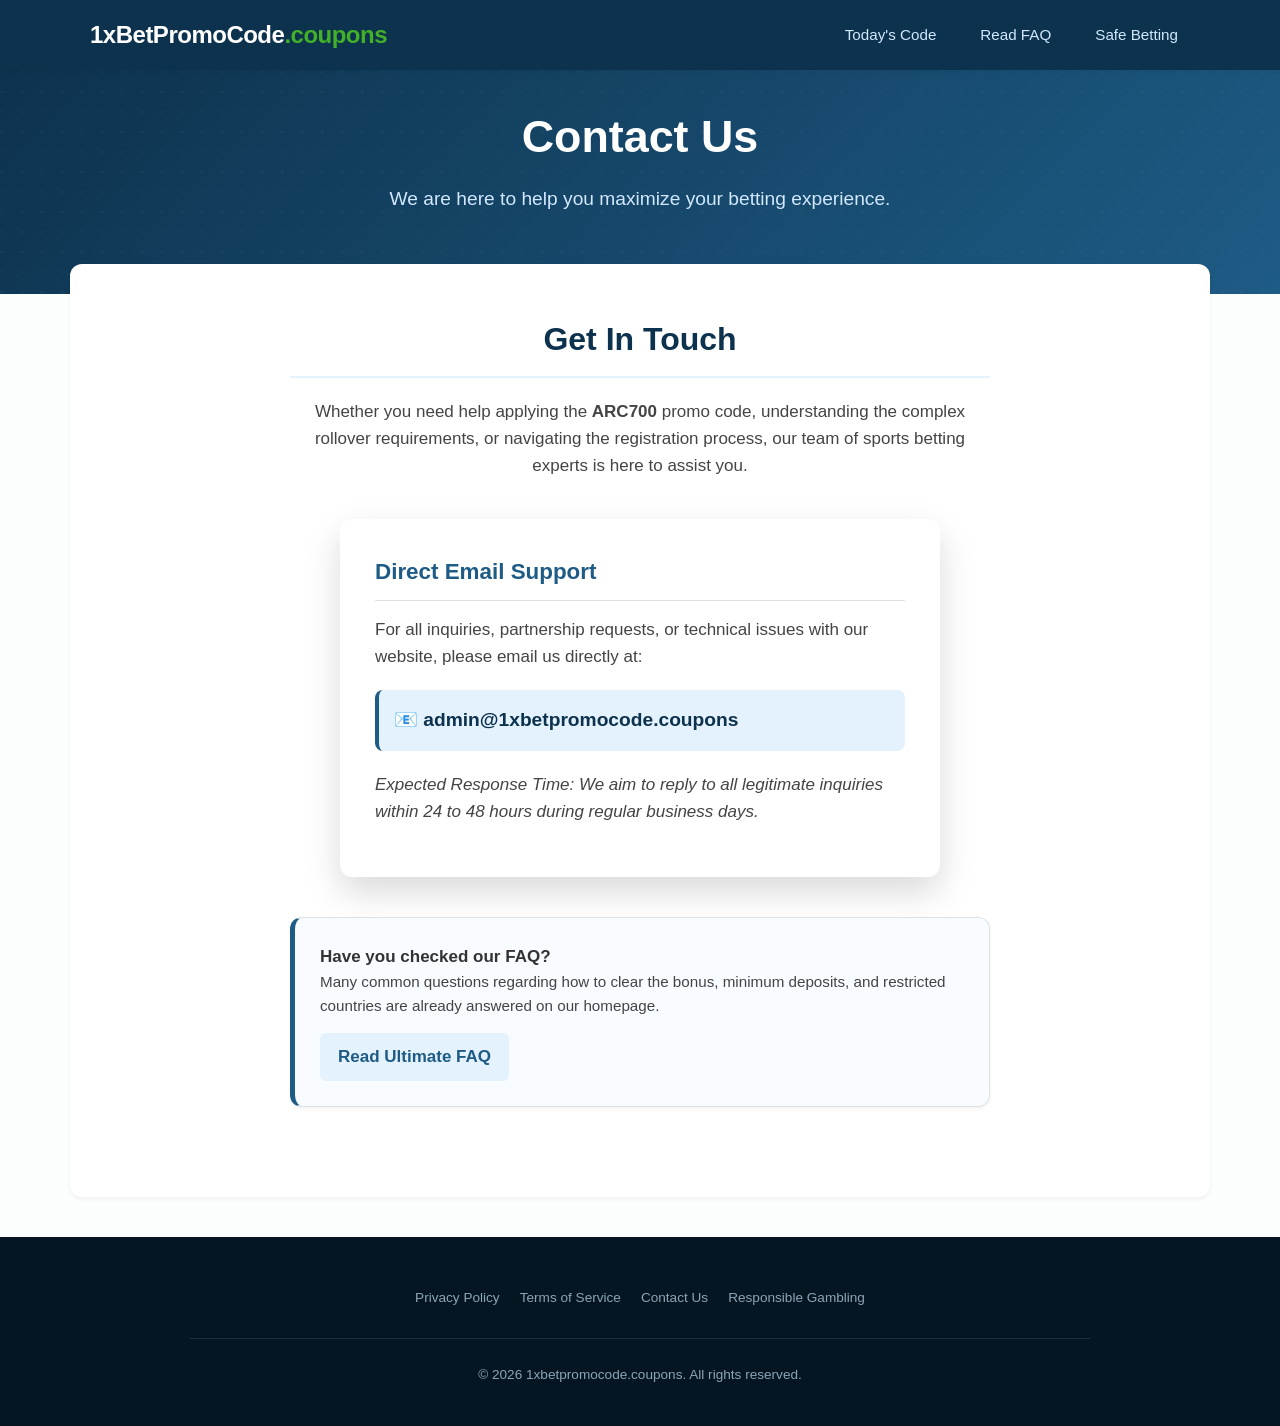
<file: contact/index.html>
<!DOCTYPE html>
<html lang="en">
<head>
    <meta charset="UTF-8">
    <meta name="viewport" content="width=device-width, initial-scale=1.0">
    <title>Contact Us | 1xBet Promo Code Experts</title>
    <meta name="description" content="Have questions about the 1xBet promo code ARC700? Contact our expert support team at 1xBetPromoCode.coupons for fast assistance with registration and bonuses.">
    <link rel="canonical" href="https://1xbetpromocode.coupons/contact/">
    <link rel="stylesheet" href="../style.css">
</head>
<body>

    <header id="site-header" class="header">
        <div class="container header-container">
            <div class="logo">
                <a href="/">1xBetPromoCode<span>.coupons</span></a>
            </div>
            <button class="menu-toggle" id="mobile-menu-btn" aria-label="Toggle navigation">
                <span class="hamburger"></span>
            </button>
            <nav id="primary-nav" class="main-nav">
                <ul class="nav-links" id="nav-links">
                    <li><a href="/#todays-promo-code">Today's Code</a></li>
                    <li><a href="/#faq">Read FAQ</a></li>
                    <li><a href="/responsible-gambling/">Safe Betting</a></li>
                </ul>
            </nav>
        </div>
    </header>

    <main id="main-content">
        <section class="hero-section" style="padding: 40px 0;">
            <div class="container hero-container">
                <div class="hero-content">
                    <h1 class="hero-title">Contact Us</h1>
                    <p class="hero-subtitle">We are here to help you maximize your betting experience.</p>
                </div>
            </div>
        </section>

        <article class="main-article container">
            <section class="content-section" style="text-align: center; max-width: 700px; margin: 0 auto;">
                <h2>Get In Touch</h2>
                <p>Whether you need help applying the <strong>ARC700</strong> promo code, understanding the complex rollover requirements, or navigating the registration process, our team of sports betting experts is here to assist you.</p>
                
                <div class="conversion-box" style="margin-top: 40px; text-align: left;">
                    <h3 style="margin-top:0; border-bottom: 1px solid var(--border-color); padding-bottom: 10px;">Direct Email Support</h3>
                    <p>For all inquiries, partnership requests, or technical issues with our website, please email us directly at:</p>
                    
                    <div style="background: var(--light-blue); padding: 15px; border-radius: var(--border-radius); border-left: 4px solid var(--primary-blue); font-size: 1.2rem; font-weight: bold; color: var(--dark-blue); margin: 20px 0;">
                        📧 admin@1xbetpromocode.coupons
                    </div>
                    
                    <p><em>Expected Response Time: We aim to reply to all legitimate inquiries within 24 to 48 hours during regular business days.</em></p>
                </div>

                <div class="quick-nav-box" style="text-align: left; margin-top: 40px;">
                    <strong>Have you checked our FAQ?</strong>
                    <p style="margin-bottom:15px; font-size: 0.95rem;">Many common questions regarding how to clear the bonus, minimum deposits, and restricted countries are already answered on our homepage.</p>
                    <a href="/#faq" class="copy-btn" style="display:inline-block; text-decoration:none;">Read Ultimate FAQ</a>
                </div>
            </section>
        </article>
    </main>

    <footer id="site-footer" class="footer">
        <div class="container footer-container">
            <div class="footer-links">
                <a href="/privacy/">Privacy Policy</a>
                <a href="/terms/">Terms of Service</a>
                <a href="/contact/">Contact Us</a>
                <a href="/responsible-gambling/">Responsible Gambling</a>
            </div>
            <div class="disclaimer-box">
                <p>&copy; 2026 1xbetpromocode.coupons. All rights reserved.</p>
            </div>
        </div>
    </footer>

    <!-- Include hamburger JS -->
    <script>
        const menuBtn = document.getElementById('mobile-menu-btn');
        const navLinks = document.getElementById('nav-links');
        if (menuBtn && navLinks) {
            menuBtn.addEventListener('click', function() {
                menuBtn.classList.toggle('active');
                navLinks.classList.toggle('active');
            });
            const links = navLinks.querySelectorAll('a');
            links.forEach(link => {
                link.addEventListener('click', () => {
                    menuBtn.classList.remove('active');
                    navLinks.classList.remove('active');
                });
            });
        }
    </script>
</body>
</html>
</file>
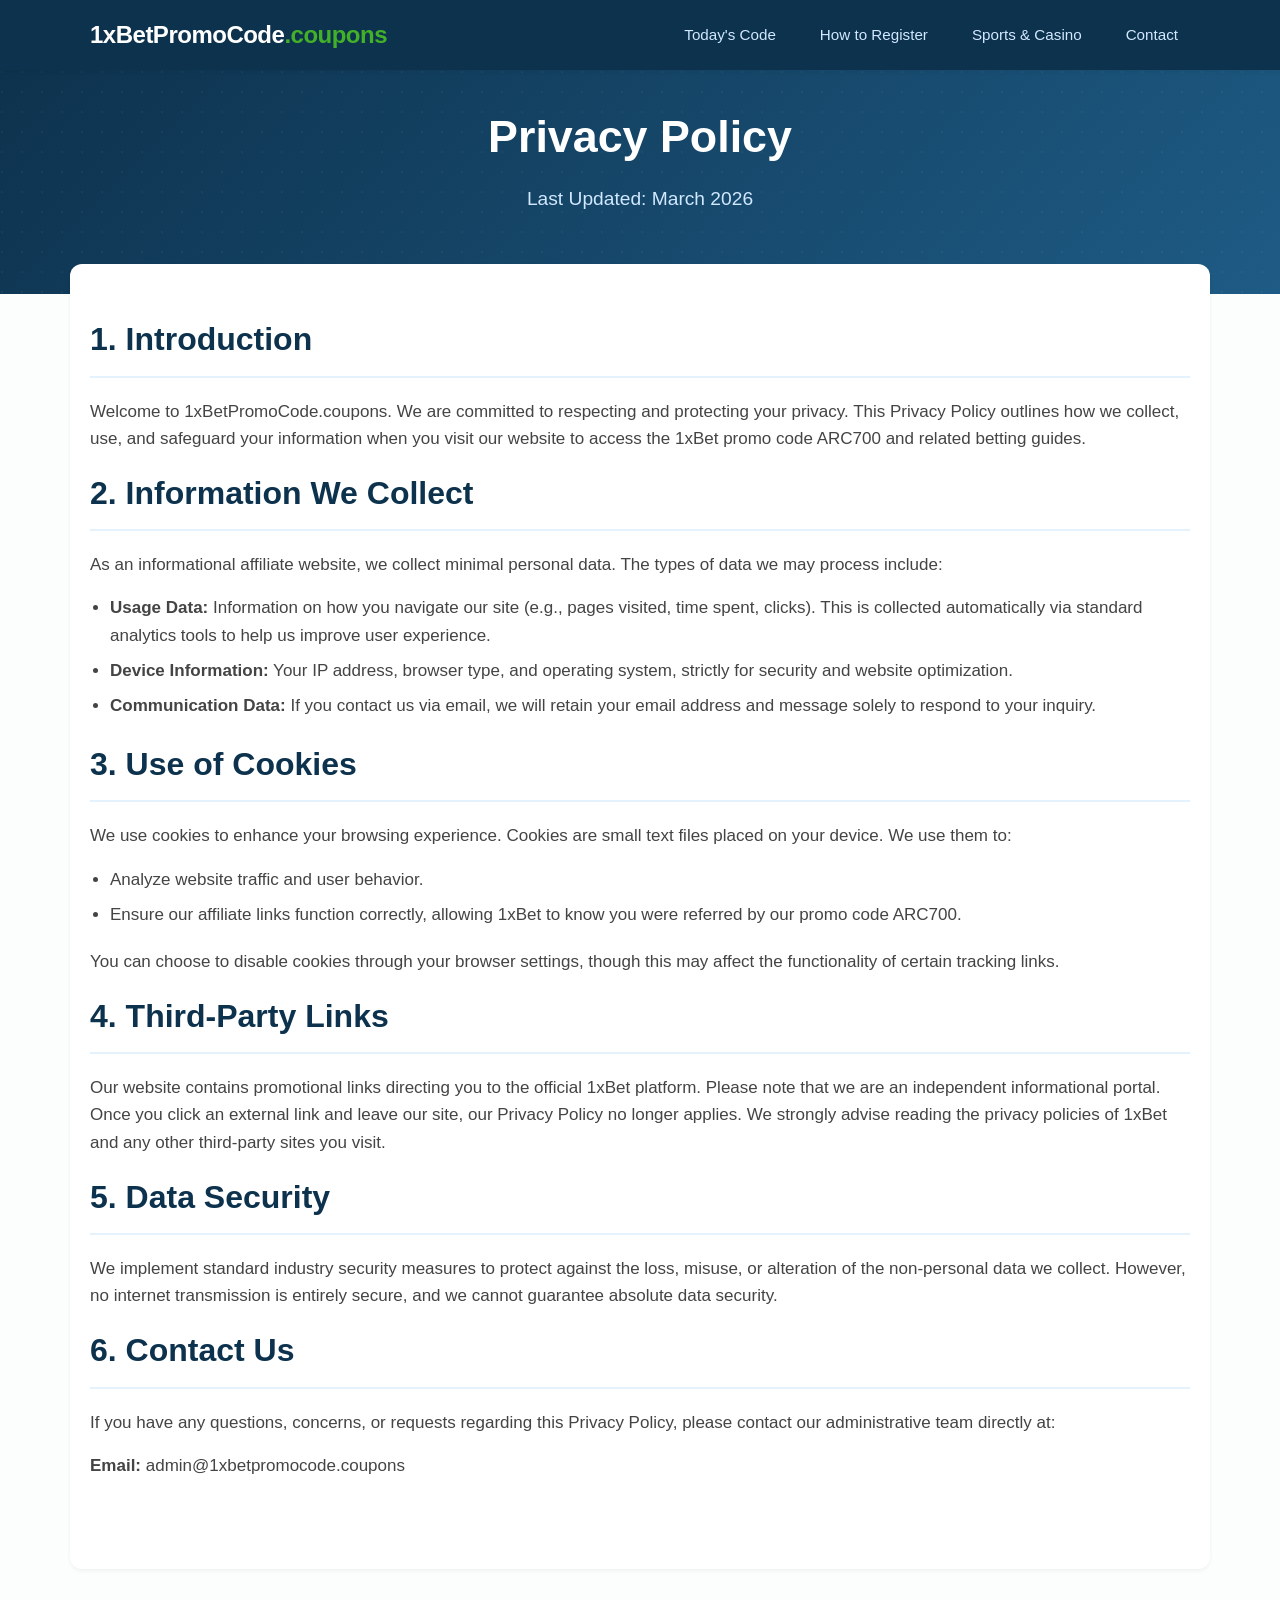
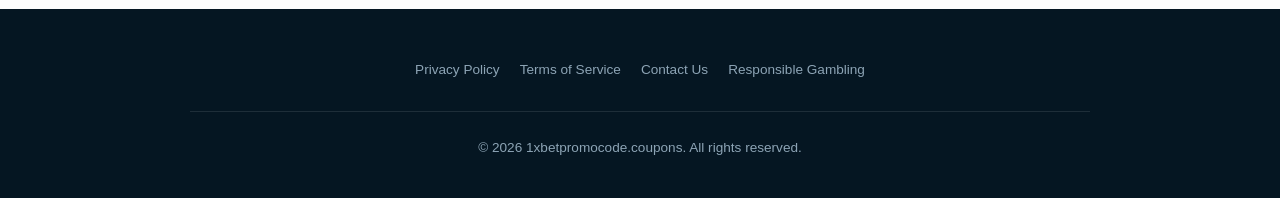
<file: privacy/index.html>
<!DOCTYPE html>
<html lang="en">
<head>
    <meta charset="UTF-8">
    <meta name="viewport" content="width=device-width, initial-scale=1.0">
    <title>Privacy Policy | 1xBet Promo Code 2026</title>
    <meta name="description" content="Read the privacy policy for 1xBetPromoCode.coupons. Learn how we protect your data, manage cookies, and ensure your privacy while you access our VIP promo codes.">
    <link rel="canonical" href="https://1xbetpromocode.coupons/privacy/">
    <link rel="stylesheet" href="../style.css">
</head>
<body>

    <header id="site-header" class="header">
        <div class="container header-container">
            <div class="logo">
                <a href="/">1xBetPromoCode<span>.coupons</span></a>
            </div>
            <button class="menu-toggle" id="mobile-menu-btn" aria-label="Toggle navigation" aria-expanded="false">
                <span class="hamburger"></span>
            </button>
            <nav id="primary-nav" class="main-nav" aria-label="Primary Navigation">
                <ul class="nav-links" id="nav-links">
                    <li><a href="/#todays-promo-code">Today's Code</a></li>
                    <li><a href="/#how-to-register">How to Register</a></li>
                    <li><a href="/#bonus-breakdown">Sports & Casino</a></li>
                    <li><a href="/contact/">Contact</a></li>
                </ul>
            </nav>
        </div>
    </header>

    <main id="main-content">
        <section class="hero-section" style="padding: 40px 0;">
            <div class="container hero-container">
                <div class="hero-content">
                    <h1 class="hero-title">Privacy Policy</h1>
                    <p class="hero-subtitle">Last Updated: March 2026</p>
                </div>
            </div>
        </section>

        <article class="main-article container">
            <section class="content-section">
                <h2>1. Introduction</h2>
                <p>Welcome to 1xBetPromoCode.coupons. We are committed to respecting and protecting your privacy. This Privacy Policy outlines how we collect, use, and safeguard your information when you visit our website to access the 1xBet promo code ARC700 and related betting guides.</p>

                <h2>2. Information We Collect</h2>
                <p>As an informational affiliate website, we collect minimal personal data. The types of data we may process include:</p>
                <ul>
                    <li><strong>Usage Data:</strong> Information on how you navigate our site (e.g., pages visited, time spent, clicks). This is collected automatically via standard analytics tools to help us improve user experience.</li>
                    <li><strong>Device Information:</strong> Your IP address, browser type, and operating system, strictly for security and website optimization.</li>
                    <li><strong>Communication Data:</strong> If you contact us via email, we will retain your email address and message solely to respond to your inquiry.</li>
                </ul>

                <h2>3. Use of Cookies</h2>
                <p>We use cookies to enhance your browsing experience. Cookies are small text files placed on your device. We use them to:</p>
                <ul>
                    <li>Analyze website traffic and user behavior.</li>
                    <li>Ensure our affiliate links function correctly, allowing 1xBet to know you were referred by our promo code ARC700.</li>
                </ul>
                <p>You can choose to disable cookies through your browser settings, though this may affect the functionality of certain tracking links.</p>

                <h2>4. Third-Party Links</h2>
                <p>Our website contains promotional links directing you to the official 1xBet platform. Please note that we are an independent informational portal. Once you click an external link and leave our site, our Privacy Policy no longer applies. We strongly advise reading the privacy policies of 1xBet and any other third-party sites you visit.</p>

                <h2>5. Data Security</h2>
                <p>We implement standard industry security measures to protect against the loss, misuse, or alteration of the non-personal data we collect. However, no internet transmission is entirely secure, and we cannot guarantee absolute data security.</p>

                <h2>6. Contact Us</h2>
                <p>If you have any questions, concerns, or requests regarding this Privacy Policy, please contact our administrative team directly at:</p>
                <p><strong>Email:</strong> admin@1xbetpromocode.coupons</p>
            </section>
        </article>
    </main>

    <footer id="site-footer" class="footer">
        <div class="container footer-container">
            <div class="footer-links">
                <a href="/privacy/">Privacy Policy</a>
                <a href="/terms/">Terms of Service</a>
                <a href="/contact/">Contact Us</a>
                <a href="/responsible-gambling/">Responsible Gambling</a>
            </div>
            <div class="disclaimer-box">
                <p>&copy; 2026 1xbetpromocode.coupons. All rights reserved.</p>
            </div>
        </div>
    </footer>

    <script>
        const menuBtn = document.getElementById('mobile-menu-btn');
        const navLinks = document.getElementById('nav-links');
        if (menuBtn && navLinks) {
            menuBtn.addEventListener('click', function() {
                menuBtn.classList.toggle('active');
                navLinks.classList.toggle('active');
                const expanded = menuBtn.getAttribute('aria-expanded') === 'true' || false;
                menuBtn.setAttribute('aria-expanded', !expanded);
            });
            const links = navLinks.querySelectorAll('a');
            links.forEach(link => {
                link.addEventListener('click', () => {
                    menuBtn.classList.remove('active');
                    navLinks.classList.remove('active');
                    menuBtn.setAttribute('aria-expanded', 'false');
                });
            });
        }
    </script>
</body>
</html>
</file>
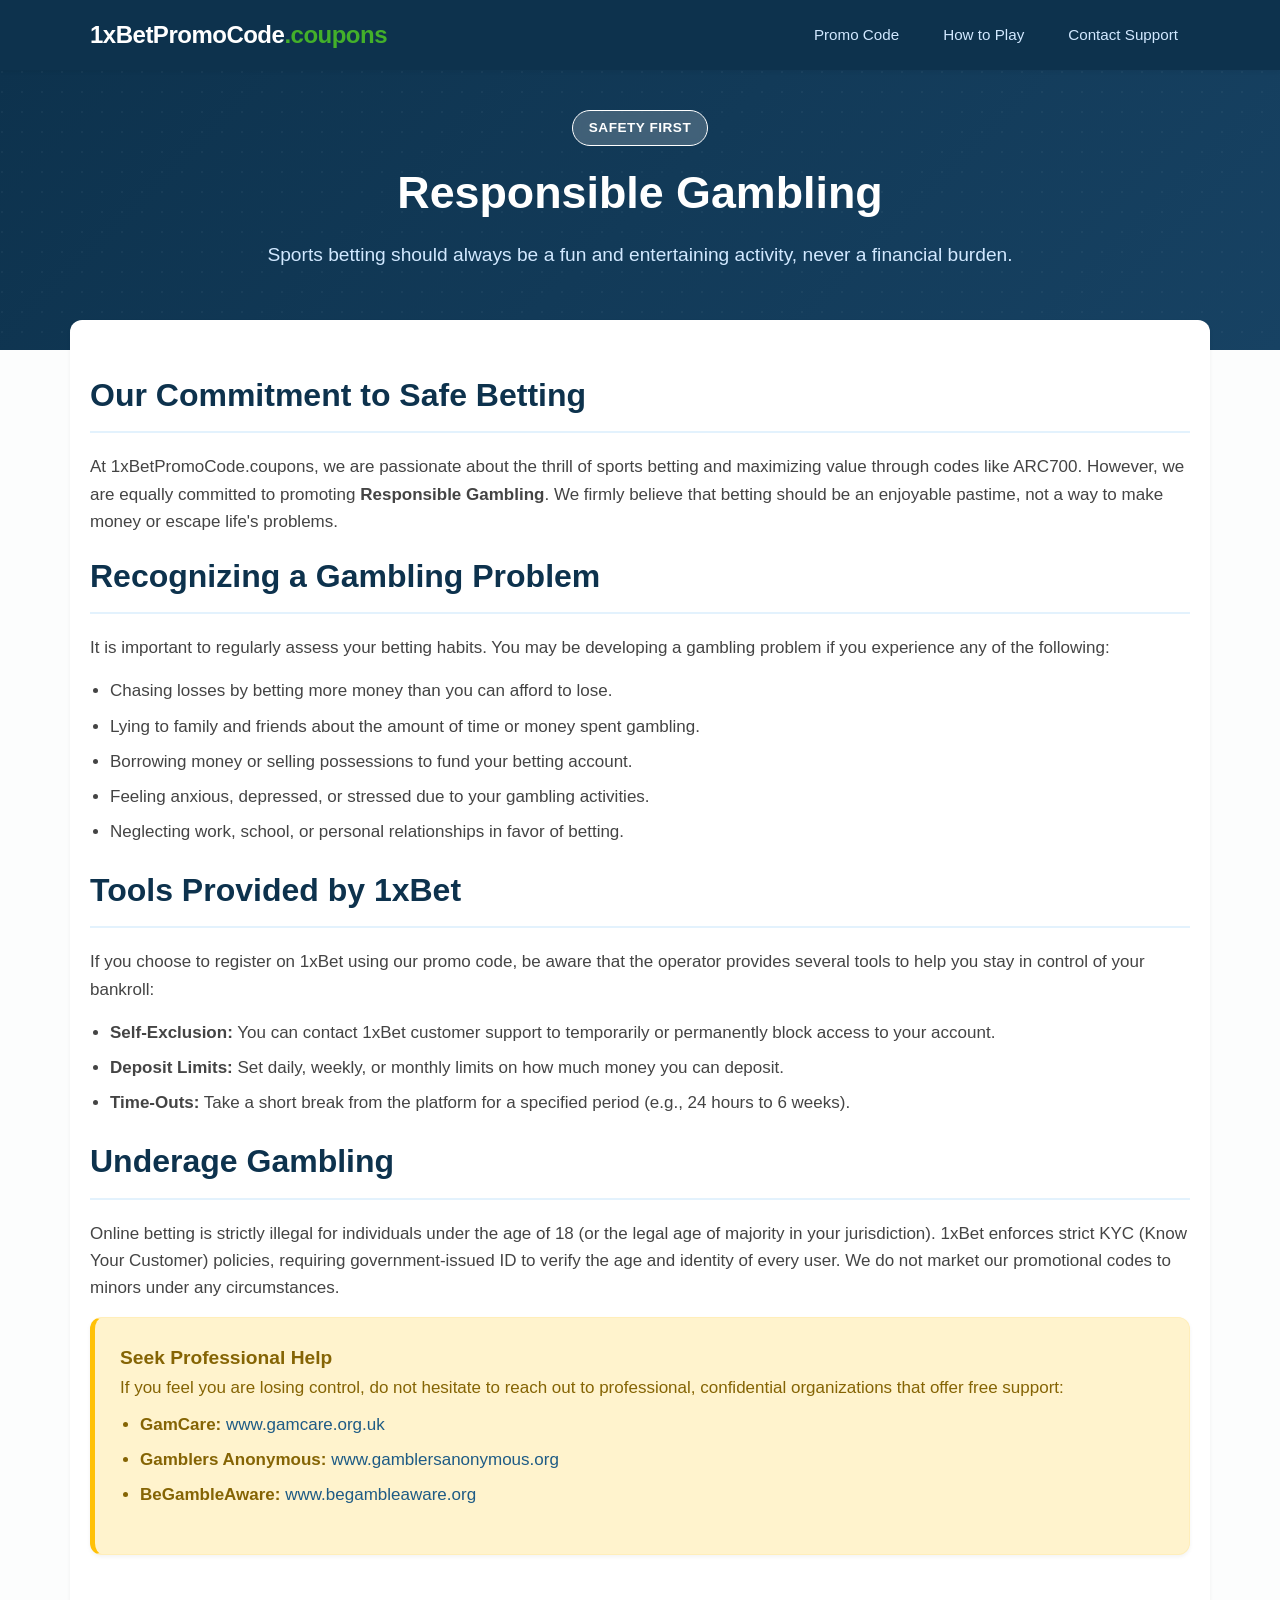
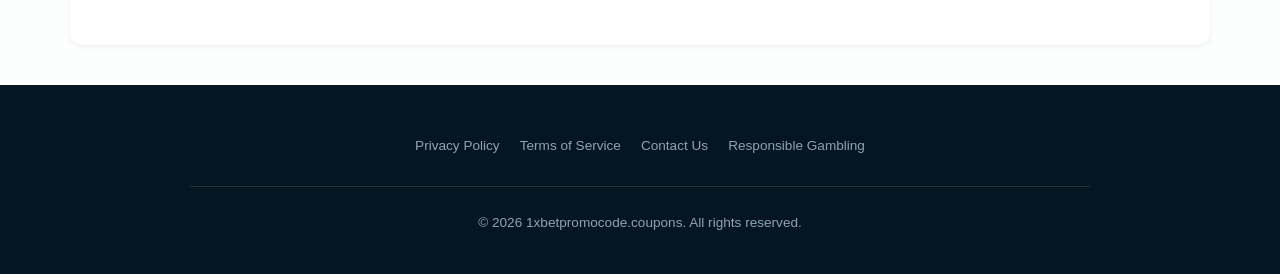
<file: responsible-gambling/index.html>
<!DOCTYPE html>
<html lang="en">
<head>
    <meta charset="UTF-8">
    <meta name="viewport" content="width=device-width, initial-scale=1.0">
    <title>Responsible Gambling | 1xBet Promo Code 2026</title>
    <meta name="description" content="1xBetPromoCode.coupons promotes safe and responsible betting. Learn how to manage your bankroll, use self-exclusion tools, and find professional gambling help.">
    <link rel="canonical" href="https://1xbetpromocode.coupons/responsible-gambling/">
    <link rel="stylesheet" href="../style.css">
</head>
<body>

    <header id="site-header" class="header">
        <div class="container header-container">
            <div class="logo">
                <a href="/">1xBetPromoCode<span>.coupons</span></a>
            </div>
            <button class="menu-toggle" id="mobile-menu-btn" aria-label="Toggle navigation">
                <span class="hamburger"></span>
            </button>
            <nav id="primary-nav" class="main-nav">
                <ul class="nav-links" id="nav-links">
                    <li><a href="/#todays-promo-code">Promo Code</a></li>
                    <li><a href="/#how-to-register">How to Play</a></li>
                    <li><a href="/contact/">Contact Support</a></li>
                </ul>
            </nav>
        </div>
    </header>

    <main id="main-content">
        <section class="hero-section" style="padding: 40px 0; background: linear-gradient(135deg, #0d324d 0%, #174263 100%);">
            <div class="container hero-container">
                <div class="hero-content">
                    <span class="trust-badge" style="background: rgba(255,255,255,0.2); border-color: white; color: white;">Safety First</span>
                    <h1 class="hero-title">Responsible Gambling</h1>
                    <p class="hero-subtitle">Sports betting should always be a fun and entertaining activity, never a financial burden.</p>
                </div>
            </div>
        </section>

        <article class="main-article container">
            <section class="content-section">
                <h2>Our Commitment to Safe Betting</h2>
                <p>At 1xBetPromoCode.coupons, we are passionate about the thrill of sports betting and maximizing value through codes like ARC700. However, we are equally committed to promoting <strong>Responsible Gambling</strong>. We firmly believe that betting should be an enjoyable pastime, not a way to make money or escape life's problems.</p>

                <h2>Recognizing a Gambling Problem</h2>
                <p>It is important to regularly assess your betting habits. You may be developing a gambling problem if you experience any of the following:</p>
                <ul class="step-list">
                    <li>Chasing losses by betting more money than you can afford to lose.</li>
                    <li>Lying to family and friends about the amount of time or money spent gambling.</li>
                    <li>Borrowing money or selling possessions to fund your betting account.</li>
                    <li>Feeling anxious, depressed, or stressed due to your gambling activities.</li>
                    <li>Neglecting work, school, or personal relationships in favor of betting.</li>
                </ul>

                <h2>Tools Provided by 1xBet</h2>
                <p>If you choose to register on 1xBet using our promo code, be aware that the operator provides several tools to help you stay in control of your bankroll:</p>
                <ul>
                    <li><strong>Self-Exclusion:</strong> You can contact 1xBet customer support to temporarily or permanently block access to your account.</li>
                    <li><strong>Deposit Limits:</strong> Set daily, weekly, or monthly limits on how much money you can deposit.</li>
                    <li><strong>Time-Outs:</strong> Take a short break from the platform for a specified period (e.g., 24 hours to 6 weeks).</li>
                </ul>

                <h2>Underage Gambling</h2>
                <p>Online betting is strictly illegal for individuals under the age of 18 (or the legal age of majority in your jurisdiction). 1xBet enforces strict KYC (Know Your Customer) policies, requiring government-issued ID to verify the age and identity of every user. We do not market our promotional codes to minors under any circumstances.</p>

                <div class="quick-nav-box" style="background-color: #fff3cd; border-color: #ffeeba; border-left-color: #ffc107;">
                    <strong style="color: #856404; font-size: 1.2rem;">Seek Professional Help</strong>
                    <p style="color: #856404; margin-bottom: 0;">If you feel you are losing control, do not hesitate to reach out to professional, confidential organizations that offer free support:</p>
                    <ul style="color: #856404; margin-top: 10px; padding-left: 20px;">
                        <li><strong>GamCare:</strong> <a href="https://www.gamcare.org.uk/" target="_blank" rel="nofollow noopener">www.gamcare.org.uk</a></li>
                        <li><strong>Gamblers Anonymous:</strong> <a href="https://www.gamblersanonymous.org/" target="_blank" rel="nofollow noopener">www.gamblersanonymous.org</a></li>
                        <li><strong>BeGambleAware:</strong> <a href="https://www.begambleaware.org/" target="_blank" rel="nofollow noopener">www.begambleaware.org</a></li>
                    </ul>
                </div>
            </section>
        </article>
    </main>

    <footer id="site-footer" class="footer">
        <div class="container footer-container">
            <div class="footer-links">
                <a href="/privacy/">Privacy Policy</a>
                <a href="/terms/">Terms of Service</a>
                <a href="/contact/">Contact Us</a>
                <a href="/responsible-gambling/">Responsible Gambling</a>
            </div>
            <div class="disclaimer-box">
                <p>&copy; 2026 1xbetpromocode.coupons. All rights reserved.</p>
            </div>
        </div>
    </footer>

    <!-- Include hamburger JS -->
    <script>
        const menuBtn = document.getElementById('mobile-menu-btn');
        const navLinks = document.getElementById('nav-links');
        if (menuBtn && navLinks) {
            menuBtn.addEventListener('click', function() {
                menuBtn.classList.toggle('active');
                navLinks.classList.toggle('active');
            });
            const links = navLinks.querySelectorAll('a');
            links.forEach(link => {
                link.addEventListener('click', () => {
                    menuBtn.classList.remove('active');
                    navLinks.classList.remove('active');
                });
            });
        }
    </script>
</body>
</html>
</file>
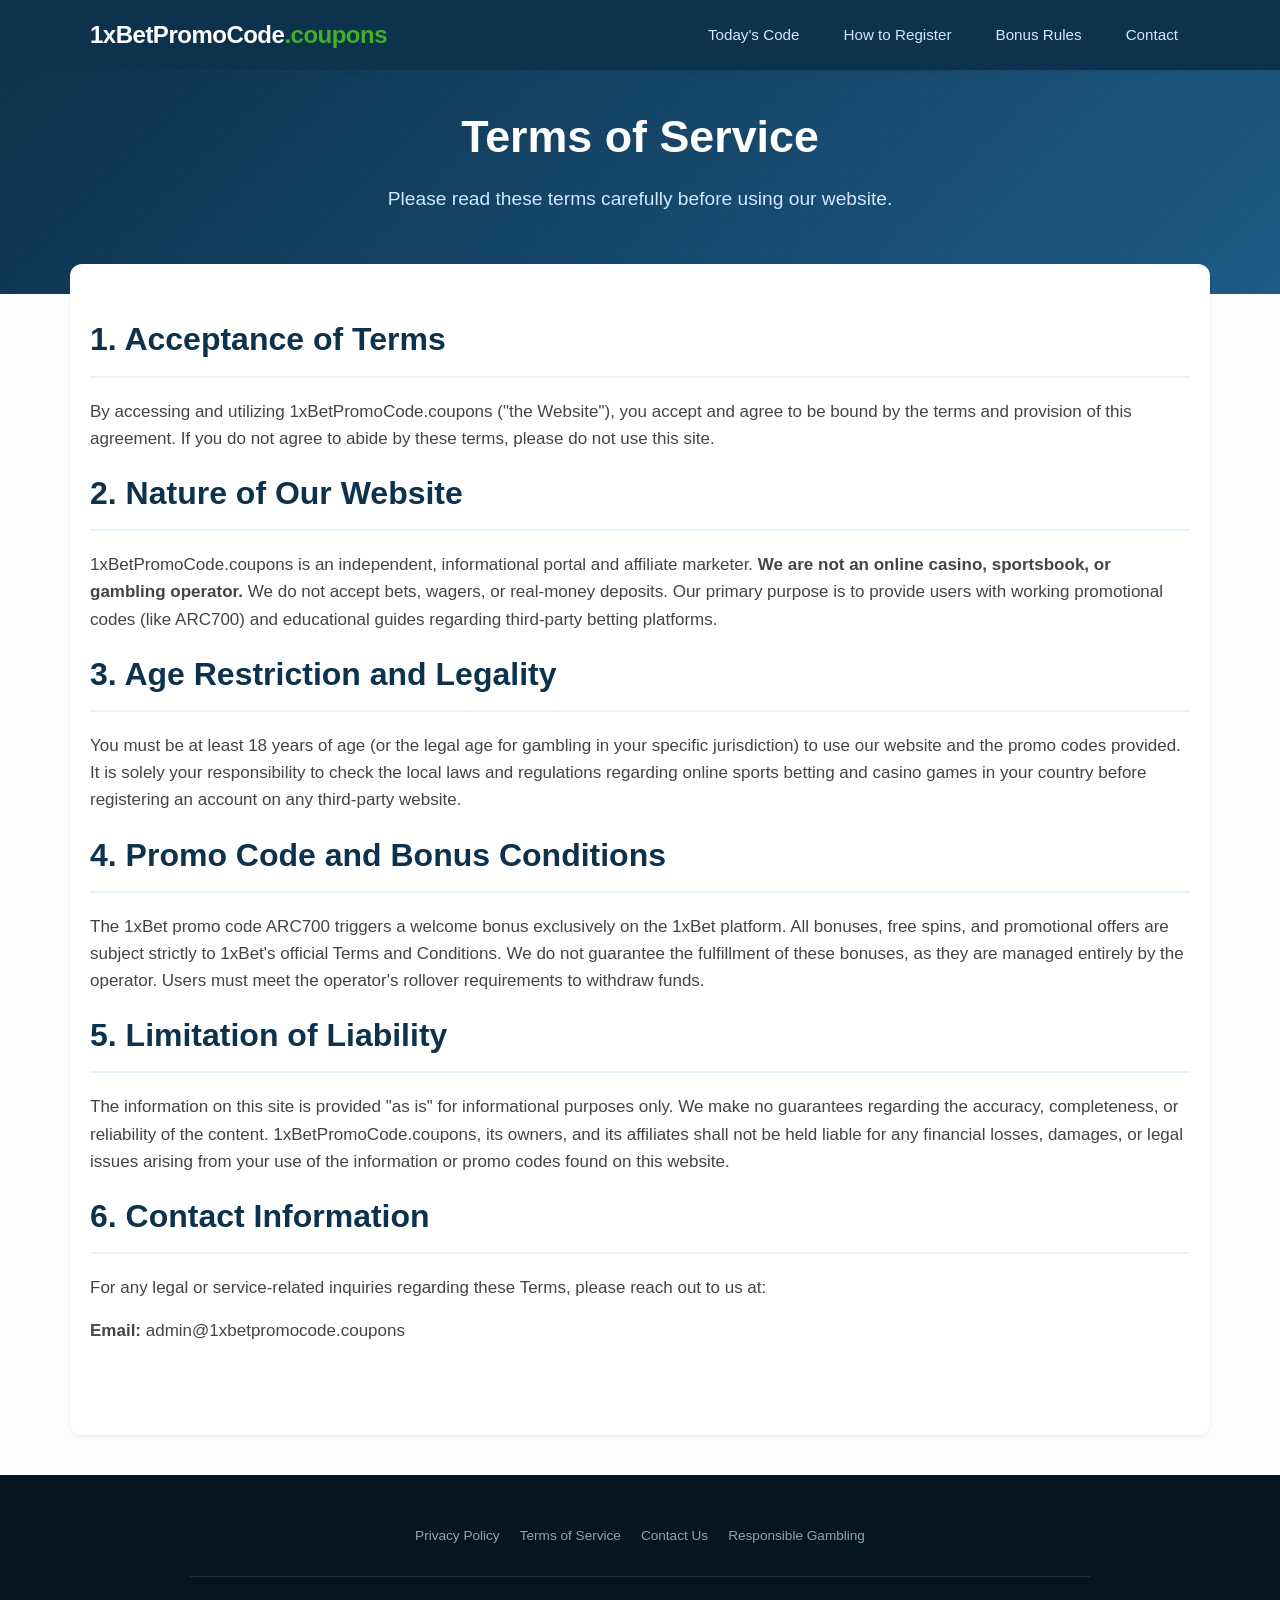
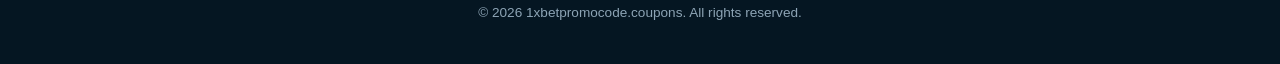
<file: terms/index.html>
<!DOCTYPE html>
<html lang="en">
<head>
    <meta charset="UTF-8">
    <meta name="viewport" content="width=device-width, initial-scale=1.0">
    <title>Terms of Service | 1xBet Promo Code 2026</title>
    <meta name="description" content="Read the Terms of Service for 1xBetPromoCode.coupons. Understand our role as an independent affiliate and the conditions for using our promotional guides.">
    <link rel="canonical" href="https://1xbetpromocode.coupons/terms/">
    <link rel="stylesheet" href="../style.css">
</head>
<body>

    <header id="site-header" class="header">
        <div class="container header-container">
            <div class="logo">
                <a href="/">1xBetPromoCode<span>.coupons</span></a>
            </div>
            <button class="menu-toggle" id="mobile-menu-btn" aria-label="Toggle navigation" aria-expanded="false">
                <span class="hamburger"></span>
            </button>
            <nav id="primary-nav" class="main-nav" aria-label="Primary Navigation">
                <ul class="nav-links" id="nav-links">
                    <li><a href="/#todays-promo-code">Today's Code</a></li>
                    <li><a href="/#how-to-register">How to Register</a></li>
                    <li><a href="/#bonus-rules">Bonus Rules</a></li>
                    <li><a href="/contact/">Contact</a></li>
                </ul>
            </nav>
        </div>
    </header>

    <main id="main-content">
        <section class="hero-section" style="padding: 40px 0;">
            <div class="container hero-container">
                <div class="hero-content">
                    <h1 class="hero-title">Terms of Service</h1>
                    <p class="hero-subtitle">Please read these terms carefully before using our website.</p>
                </div>
            </div>
        </section>

        <article class="main-article container">
            <section class="content-section">
                <h2>1. Acceptance of Terms</h2>
                <p>By accessing and utilizing 1xBetPromoCode.coupons ("the Website"), you accept and agree to be bound by the terms and provision of this agreement. If you do not agree to abide by these terms, please do not use this site.</p>

                <h2>2. Nature of Our Website</h2>
                <p>1xBetPromoCode.coupons is an independent, informational portal and affiliate marketer. <strong>We are not an online casino, sportsbook, or gambling operator.</strong> We do not accept bets, wagers, or real-money deposits. Our primary purpose is to provide users with working promotional codes (like ARC700) and educational guides regarding third-party betting platforms.</p>

                <h2>3. Age Restriction and Legality</h2>
                <p>You must be at least 18 years of age (or the legal age for gambling in your specific jurisdiction) to use our website and the promo codes provided. It is solely your responsibility to check the local laws and regulations regarding online sports betting and casino games in your country before registering an account on any third-party website.</p>

                <h2>4. Promo Code and Bonus Conditions</h2>
                <p>The 1xBet promo code ARC700 triggers a welcome bonus exclusively on the 1xBet platform. All bonuses, free spins, and promotional offers are subject strictly to 1xBet's official Terms and Conditions. We do not guarantee the fulfillment of these bonuses, as they are managed entirely by the operator. Users must meet the operator's rollover requirements to withdraw funds.</p>

                <h2>5. Limitation of Liability</h2>
                <p>The information on this site is provided "as is" for informational purposes only. We make no guarantees regarding the accuracy, completeness, or reliability of the content. 1xBetPromoCode.coupons, its owners, and its affiliates shall not be held liable for any financial losses, damages, or legal issues arising from your use of the information or promo codes found on this website.</p>

                <h2>6. Contact Information</h2>
                <p>For any legal or service-related inquiries regarding these Terms, please reach out to us at:</p>
                <p><strong>Email:</strong> admin@1xbetpromocode.coupons</p>
            </section>
        </article>
    </main>

    <footer id="site-footer" class="footer">
        <div class="container footer-container">
            <div class="footer-links">
                <a href="/privacy/">Privacy Policy</a>
                <a href="/terms/">Terms of Service</a>
                <a href="/contact/">Contact Us</a>
                <a href="/responsible-gambling/">Responsible Gambling</a>
            </div>
            <div class="disclaimer-box">
                <p>&copy; 2026 1xbetpromocode.coupons. All rights reserved.</p>
            </div>
        </div>
    </footer>

    <!-- Include the same hamburger logic JS as above -->
    <script>
        const menuBtn = document.getElementById('mobile-menu-btn');
        const navLinks = document.getElementById('nav-links');
        if (menuBtn && navLinks) {
            menuBtn.addEventListener('click', function() {
                menuBtn.classList.toggle('active');
                navLinks.classList.toggle('active');
            });
            const links = navLinks.querySelectorAll('a');
            links.forEach(link => {
                link.addEventListener('click', () => {
                    menuBtn.classList.remove('active');
                    navLinks.classList.remove('active');
                });
            });
        }
    </script>
</body>
</html>
</file>
<file: style.css>
/* ==========================================================================
   1. CSS RESET & BASE VARIABLES
   ========================================================================== */
:root {
    /* 1xBet Brand Vibe Colors */
    --primary-blue: #1e5b85;
    --dark-blue: #0d324d;
    --light-blue: #e3f2fd;
    --accent-green: #43b02a;
    --accent-green-hover: #368e22;
    --coupon-bg: #f8fbff;
    
    /* Typography & Backgrounds */
    --text-main: #333333;
    --text-muted: #666666;
    --bg-main: #fcfdfd;
    --bg-white: #ffffff;
    --border-color: #e0e0e0;

    /* Spacing & Layout */
    --container-width: 1140px;
    --header-height: 70px;
    --border-radius: 8px;
    --border-radius-lg: 12px;
    
    /* Shadows */
    --shadow-sm: 0 2px 4px rgba(0,0,0,0.05);
    --shadow-md: 0 8px 20px rgba(0,0,0,0.08);
    --shadow-lg: 0 15px 35px rgba(0,0,0,0.15);
}

* {
    box-sizing: border-box;
    margin: 0;
    padding: 0;
}

html {
    scroll-behavior: smooth;
    /* Prevents sticky header from covering anchor links */
    scroll-padding-top: calc(var(--header-height) + 20px); 
}

body {
    font-family: -apple-system, BlinkMacSystemFont, "Segoe UI", Roboto, Helvetica, Arial, sans-serif;
    line-height: 1.6;
    color: var(--text-main);
    background-color: var(--bg-main);
    font-size: 17px;
    overflow-x: hidden;
}

a {
    color: var(--primary-blue);
    text-decoration: none;
    transition: color 0.3s ease;
}

a:hover {
    color: var(--dark-blue);
    text-decoration: underline;
}

.container {
    max-width: var(--container-width);
    margin: 0 auto;
    padding: 0 20px;
}

/* ==========================================================================
   2. STICKY HEADER & NAVIGATION
   ========================================================================== */
.header {
    background-color: var(--dark-blue);
    color: var(--bg-white);
    position: sticky;
    top: 0;
    z-index: 1000;
    height: var(--header-height);
    box-shadow: var(--shadow-sm);
}

.header-container {
    display: flex;
    justify-content: space-between;
    align-items: center;
    height: 100%;
}

.logo a {
    color: var(--bg-white);
    font-size: 1.5rem;
    font-weight: 800;
    text-decoration: none;
    letter-spacing: -0.5px;
}

.logo span {
    color: var(--accent-green);
    font-weight: 800;
}

/* Navigation */
.nav-links {
    display: flex;
    list-style: none;
    gap: 20px;
}

.nav-links li a {
    color: #d1e8ff;
    font-weight: 500;
    font-size: 0.95rem;
    text-decoration: none;
    padding: 8px 12px;
    border-radius: 4px;
    transition: all 0.2s ease;
}

.nav-links li a:hover {
    background-color: rgba(255, 255, 255, 0.1);
    color: var(--bg-white);
}

/* Mobile Navigation Setup (Horizontal Scroll for best UX without JS) */
/* Hamburger Button Base Styles */
.menu-toggle {
    display: none;
    background: transparent;
    border: none;
    cursor: pointer;
    padding: 10px;
    z-index: 1001;
}

.hamburger {
    display: block;
    width: 25px;
    height: 3px;
    background-color: var(--bg-white);
    position: relative;
    transition: background-color 0.3s ease;
    border-radius: 2px;
}

.hamburger::before, .hamburger::after {
    content: '';
    position: absolute;
    width: 25px;
    height: 3px;
    background-color: var(--bg-white);
    transition: transform 0.3s ease, top 0.3s ease, bottom 0.3s ease;
    left: 0;
    border-radius: 2px;
}

.hamburger::before { top: -8px; }
.hamburger::after { bottom: -8px; }

/* Mobile Navigation Dropdown Logic */
@media (max-width: 900px) {
    .menu-toggle {
        display: block; /* Show hamburger on mobile */
        margin-left: auto; /* Pushes the button perfectly to the right edge */
    }

    .main-nav {
        position: absolute; /* Removes the empty container from the flexbox layout */
    }

    .nav-links {
        position: absolute;
        top: var(--header-height);
        left: 0;
        width: 100vw; /* Forces full screen width */
        background-color: var(--dark-blue);
        flex-direction: column;
        align-items: center;
        padding: 0;
        gap: 0;
        max-height: 0; /* Hidden by default */
        overflow: hidden;
        transition: max-height 0.3s ease-in-out;
        box-shadow: var(--shadow-md);
    }

    .nav-links.active {
        max-height: 400px; /* Expands when active */
        padding: 10px 0 20px 0;
    }

    .nav-links li {
        width: 100%;
        text-align: center;
    }

    .nav-links li a {
        display: block;
        padding: 15px 20px;
        font-size: 1.1rem;
        border-radius: 0;
        border-bottom: 1px solid rgba(255, 255, 255, 0.05);
    }

    .nav-links li:last-child a {
        border-bottom: none;
    }

    /* Hamburger Animation to 'X' */
    .menu-toggle.active .hamburger {
        background-color: transparent;
    }
    .menu-toggle.active .hamburger::before {
        top: 0;
        transform: rotate(45deg);
    }
    .menu-toggle.active .hamburger::after {
        bottom: 0;
        transform: rotate(-45deg);
    }
}
/* ==========================================================================
   3. HIGH-CONVERTING HERO SECTION
   ========================================================================== */
.hero-section {
    background: linear-gradient(135deg, var(--dark-blue) 0%, var(--primary-blue) 100%);
    color: var(--bg-white);
    padding: 60px 0 80px;
    text-align: center;
    position: relative;
}

/* Subtle background pattern for trust/tech vibe */
.hero-section::before {
    content: '';
    position: absolute;
    top: 0; left: 0; right: 0; bottom: 0;
    background: url('[data-uri]') repeat;
    pointer-events: none;
}

.hero-content {
    max-width: 800px;
    margin: 0 auto;
    position: relative;
    z-index: 2;
}

.trust-badge {
    display: inline-block;
    background: rgba(255, 255, 255, 0.15);
    border: 1px solid rgba(255, 255, 255, 0.3);
    padding: 6px 16px;
    border-radius: 50px;
    font-size: 0.85rem;
    font-weight: 600;
    letter-spacing: 0.5px;
    margin-bottom: 20px;
    text-transform: uppercase;
    backdrop-filter: blur(4px);
}

.hero-title {
    font-size: 2.8rem;
    font-weight: 800;
    line-height: 1.2;
    margin-bottom: 20px;
    color: #ffffff;
}

.hero-subtitle {
    font-size: 1.2rem;
    color: #d1e8ff;
    margin-bottom: 40px;
    font-weight: 400;
}

/* Conversion Box - The Money Maker */
.conversion-box {
    background: var(--bg-white);
    border-radius: var(--border-radius-lg);
    padding: 35px;
    box-shadow: var(--shadow-lg);
    max-width: 600px;
    margin: 0 auto;
    color: var(--text-main);
}

.promo-code-display {
    display: flex;
    align-items: center;
    justify-content: space-between;
    background-color: var(--coupon-bg);
    border: 2px dashed var(--primary-blue);
    border-radius: var(--border-radius);
    padding: 10px 15px 10px 20px;
    margin-bottom: 25px;
}

.code-label {
    font-size: 0.9rem;
    color: var(--text-muted);
    font-weight: 600;
    text-transform: uppercase;
}

.the-code {
    font-size: 1.8rem;
    color: var(--primary-blue);
    letter-spacing: 2px;
    font-family: monospace;
}

.copy-btn {
    background-color: var(--light-blue);
    color: var(--primary-blue);
    border: none;
    padding: 10px 18px;
    border-radius: 6px;
    font-weight: 700;
    cursor: pointer;
    transition: all 0.2s ease;
}

.copy-btn:hover {
    background-color: var(--primary-blue);
    color: var(--bg-white);
}

.primary-cta, .final-cta-button {
    display: block;
    background: linear-gradient(to bottom, var(--accent-green), var(--accent-green-hover));
    color: var(--bg-white);
    font-size: 1.25rem;
    font-weight: 800;
    text-transform: uppercase;
    padding: 18px 20px;
    border-radius: var(--border-radius);
    text-decoration: none;
    box-shadow: 0 4px 15px rgba(67, 176, 42, 0.4);
    transition: transform 0.2s ease, box-shadow 0.2s ease;
    letter-spacing: 0.5px;
}

.primary-cta:hover, .final-cta-button:hover {
    transform: translateY(-2px);
    box-shadow: 0 6px 20px rgba(67, 176, 42, 0.6);
    color: var(--bg-white);
    text-decoration: none;
}

.trust-signals {
    display: flex;
    justify-content: center;
    gap: 15px;
    margin-top: 20px;
    font-size: 0.9rem;
    font-weight: 500;
    color: var(--text-muted);
    flex-wrap: wrap;
}

/* ==========================================================================
   4. MAIN CONTENT & TYPOGRAPHY (SEO Optimized)
   ========================================================================== */
.main-article {
    padding: 50px 20px;
    background-color: var(--bg-white);
    box-shadow: var(--shadow-sm);
    border-radius: var(--border-radius-lg);
    margin-top: -30px; /* Overlaps hero slightly */
    position: relative;
    z-index: 10;
}

.content-section {
    margin-bottom: 40px;
}

.content-section h2 {
    font-size: 2rem;
    color: var(--dark-blue);
    margin-bottom: 20px;
    padding-bottom: 10px;
    border-bottom: 2px solid var(--light-blue);
}

.content-section h3 {
    font-size: 1.4rem;
    color: var(--primary-blue);
    margin: 25px 0 15px;
}

.content-section p {
    margin-bottom: 16px;
    color: #444;
}

.content-section ul, .content-section ol {
    margin-bottom: 20px;
    padding-left: 20px;
    color: #444;
}

.content-section li {
    margin-bottom: 8px;
}

/* Quick Nav Box - Modern Flex Design */
.quick-nav-box {
    background-color: var(--coupon-bg);
    border: 1px solid var(--border-color);
    border-left: 5px solid var(--primary-blue);
    padding: 25px;
    border-radius: var(--border-radius-lg);
    margin-bottom: 40px;
    box-shadow: var(--shadow-sm);
}

.quick-nav-title {
    display: block;
    margin-bottom: 15px;
    color: var(--dark-blue);
    font-size: 1.15rem;
}

.quick-nav-links {
    display: flex;
    flex-wrap: wrap;
    gap: 12px;
}

.quick-nav-links a {
    display: inline-flex;
    align-items: center;
    background-color: var(--bg-white);
    color: var(--primary-blue);
    padding: 8px 18px;
    border-radius: 50px; /* Pill shape */
    font-size: 0.95rem;
    font-weight: 600;
    text-decoration: none;
    border: 1px solid var(--border-color);
    transition: all 0.2s ease;
    box-shadow: 0 2px 4px rgba(0,0,0,0.02);
}

.quick-nav-links a:hover {
    background-color: var(--primary-blue);
    color: var(--bg-white);
    border-color: var(--primary-blue);
    transform: translateY(-2px);
    box-shadow: 0 4px 10px rgba(0,0,0,0.1);
}

/* Fix for mobile quick nav box padding */
@media (max-width: 768px) {
    .quick-nav-box {
        padding: 15px;
    }
    .quick-nav-links {
        gap: 8px;
    }
    .quick-nav-links a {
        font-size: 0.85rem;
        padding: 8px 14px;
    }
}

/* ==========================================================================
   5. FEATURED SNIPPET OPTIMIZATION (Tables)
   ========================================================================== */
.table-responsive {
    overflow-x: auto;
    margin: 25px 0;
    border-radius: var(--border-radius);
    box-shadow: 0 0 0 1px var(--border-color);
}

.seo-table {
    width: 100%;
    border-collapse: collapse;
    text-align: left;
    min-width: 600px; /* Forces scroll on small devices */
}

.seo-table caption {
    caption-side: top;
    text-align: left;
    font-weight: bold;
    color: var(--text-muted);
    margin-bottom: 10px;
    font-size: 0.9rem;
}

.seo-table th, .seo-table td {
    padding: 15px;
    border-bottom: 1px solid var(--border-color);
}

.seo-table th {
    background-color: var(--primary-blue);
    color: var(--bg-white);
    font-weight: 600;
}

.seo-table tbody tr:nth-child(even) {
    background-color: #f9fbfd;
}

.seo-table tbody tr:hover {
    background-color: var(--light-blue);
}

/* ==========================================================================
   6. FAQ SECTION
   ========================================================================== */
.faq-section {
    background-color: #f9fbfd;
    padding: 30px;
    border-radius: var(--border-radius);
    border: 1px solid var(--border-color);
}

.faq-item {
    margin-bottom: 20px;
    padding-bottom: 20px;
    border-bottom: 1px solid var(--border-color);
}

.faq-item:last-child {
    margin-bottom: 0;
    padding-bottom: 0;
    border-bottom: none;
}

.faq-item h3 {
    font-size: 1.2rem;
    color: var(--dark-blue);
    margin: 0 0 10px 0;
}

.faq-item p {
    margin: 0;
    color: var(--text-muted);
}

/* ==========================================================================
   7. FINAL CTA SECTION
   ========================================================================== */
.final-cta-section {
    background-color: var(--dark-blue);
    color: var(--bg-white);
    padding: 40px;
    border-radius: var(--border-radius-lg);
    text-align: center;
    margin-top: 50px;
}

.final-cta-section h2 {
    color: var(--bg-white);
    border-bottom: none;
}

.final-cta-section p {
    color: #d1e8ff;
}

.next-steps-box {
    background: rgba(255, 255, 255, 0.1);
    border: 1px solid rgba(255,255,255,0.2);
    padding: 25px;
    border-radius: var(--border-radius);
    text-align: left;
    max-width: 500px;
    margin: 30px auto;
}

.next-steps-box strong {
    font-size: 1.2rem;
    color: var(--bg-white);
    display: block;
    margin-bottom: 15px;
}

.next-steps-box ol {
    color: var(--bg-white);
    margin-bottom: 0;
}

.next-steps-box code {
    background: var(--accent-green);
    color: white;
    padding: 2px 8px;
    border-radius: 4px;
    font-size: 1.1rem;
}

.final-cta-wrapper {
    margin-top: 30px;
}

/* ==========================================================================
   8. FOOTER
   ========================================================================== */
.footer {
    background-color: #051622;
    color: #8da4b5;
    padding: 50px 0 30px;
    margin-top: 40px;
    font-size: 0.85rem;
}

.footer-links {
    display: flex;
    justify-content: center;
    gap: 20px;
    margin-bottom: 30px;
    flex-wrap: wrap;
}

.footer-links a {
    color: #8da4b5;
    text-decoration: none;
}

.footer-links a:hover {
    color: var(--bg-white);
}

.disclaimer-box {
    text-align: center;
    max-width: 900px;
    margin: 0 auto;
    border-top: 1px solid rgba(255,255,255,0.1);
    padding-top: 25px;
}

.disclaimer-box p {
    margin-bottom: 10px;
}

/* ==========================================================================
   9. RESPONSIVE DESIGN (Media Queries)
   ========================================================================== */

/* Tablets (iPad) */
@media (max-width: 1024px) {
    .hero-title {
        font-size: 2.4rem;
    }
    .main-article {
        margin-top: 0;
        border-radius: 0;
    }
}

/* Mobile Devices */
@media (max-width: 768px) {
    .hero-section {
        padding: 40px 15px 50px;
    }
    
    .hero-title {
        font-size: 2rem;
    }

    .conversion-box {
        padding: 25px 15px;
    }

    .promo-code-display {
        flex-direction: column;
        gap: 15px;
        text-align: center;
        padding: 15px;
    }

    .the-code {
        font-size: 2.2rem;
    }

    .copy-btn {
        width: 100%;
        padding: 15px;
        font-size: 1.1rem;
    }

    .content-section h2 {
        font-size: 1.6rem;
    }
    
    .content-section h3 {
        font-size: 1.25rem;
    }

    .quick-nav-box {
        line-height: 2;
    }
    
    .final-cta-section {
        padding: 30px 15px;
    }
}

/* Small Mobile */
@media (max-width: 480px) {
    .trust-signals {
        flex-direction: column;
        gap: 8px;
    }
.logo a{
	font-size: 22px !important;
}
}
</file>
